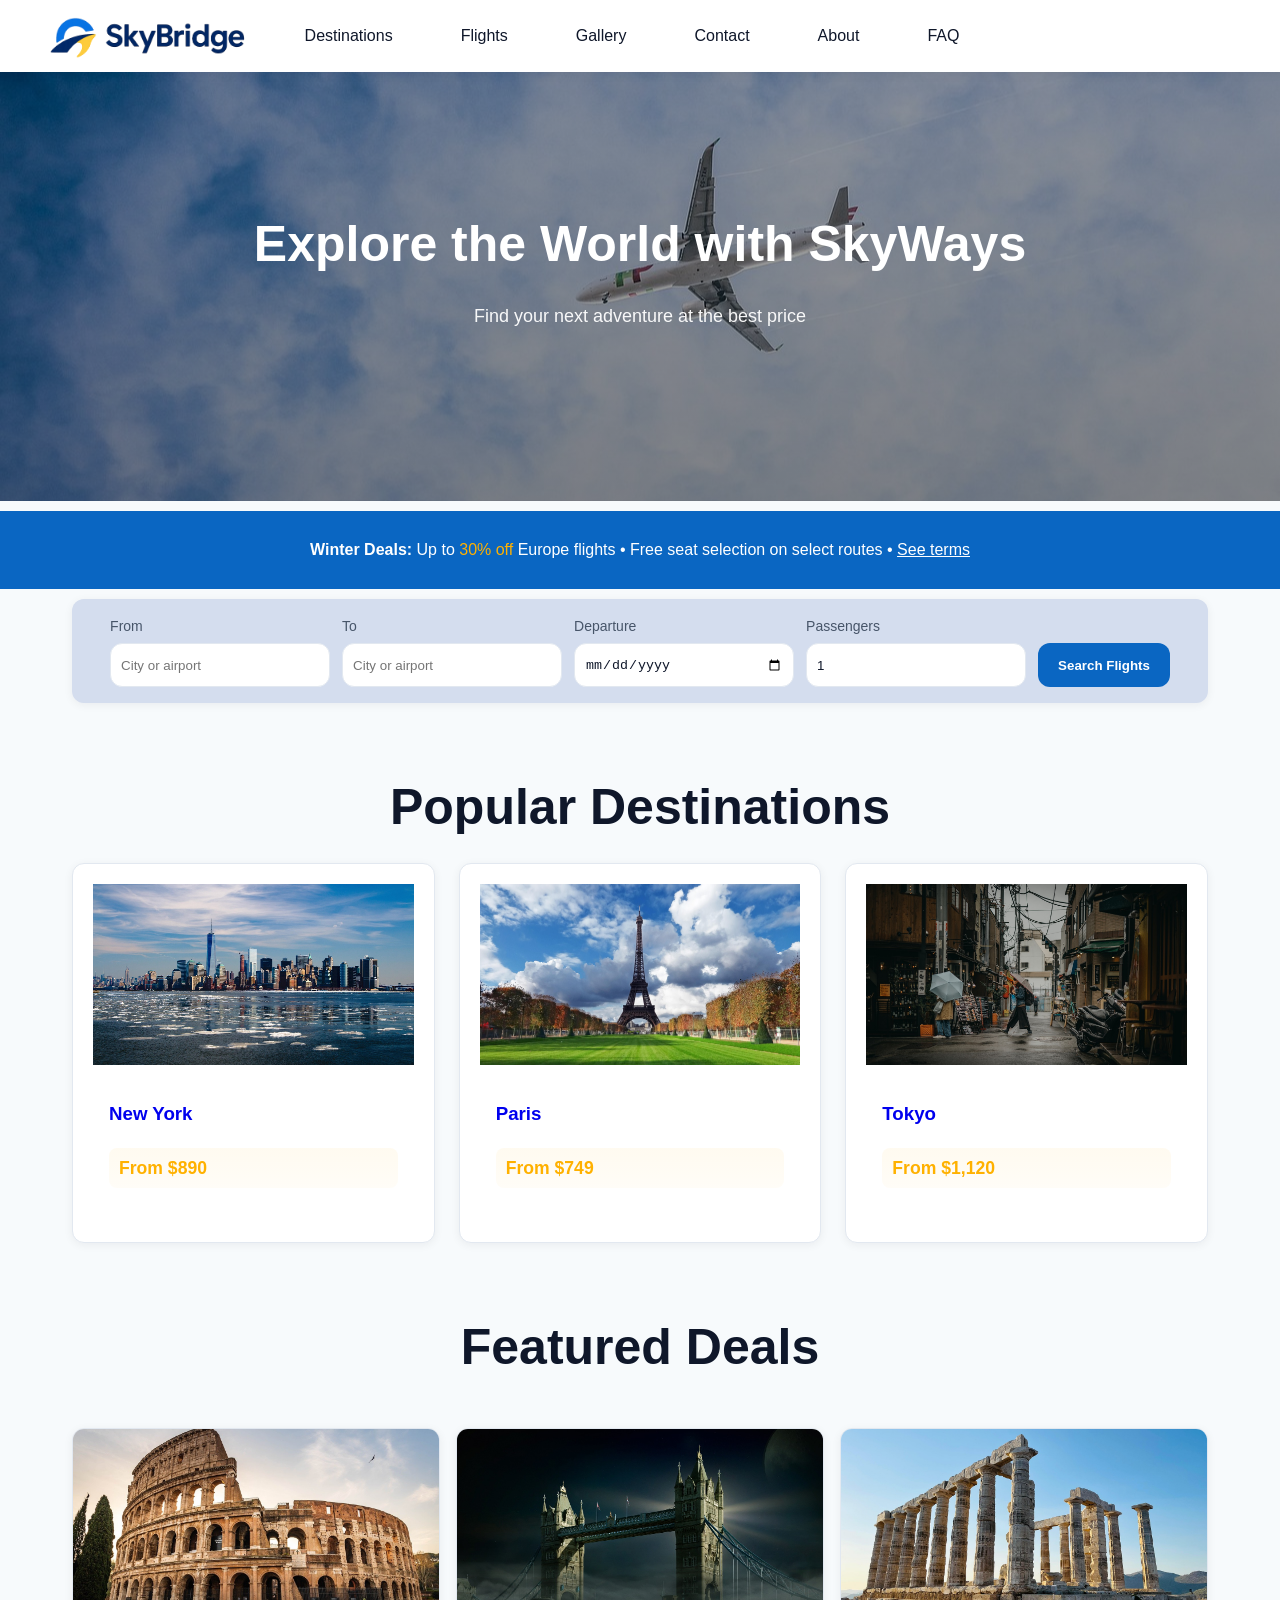
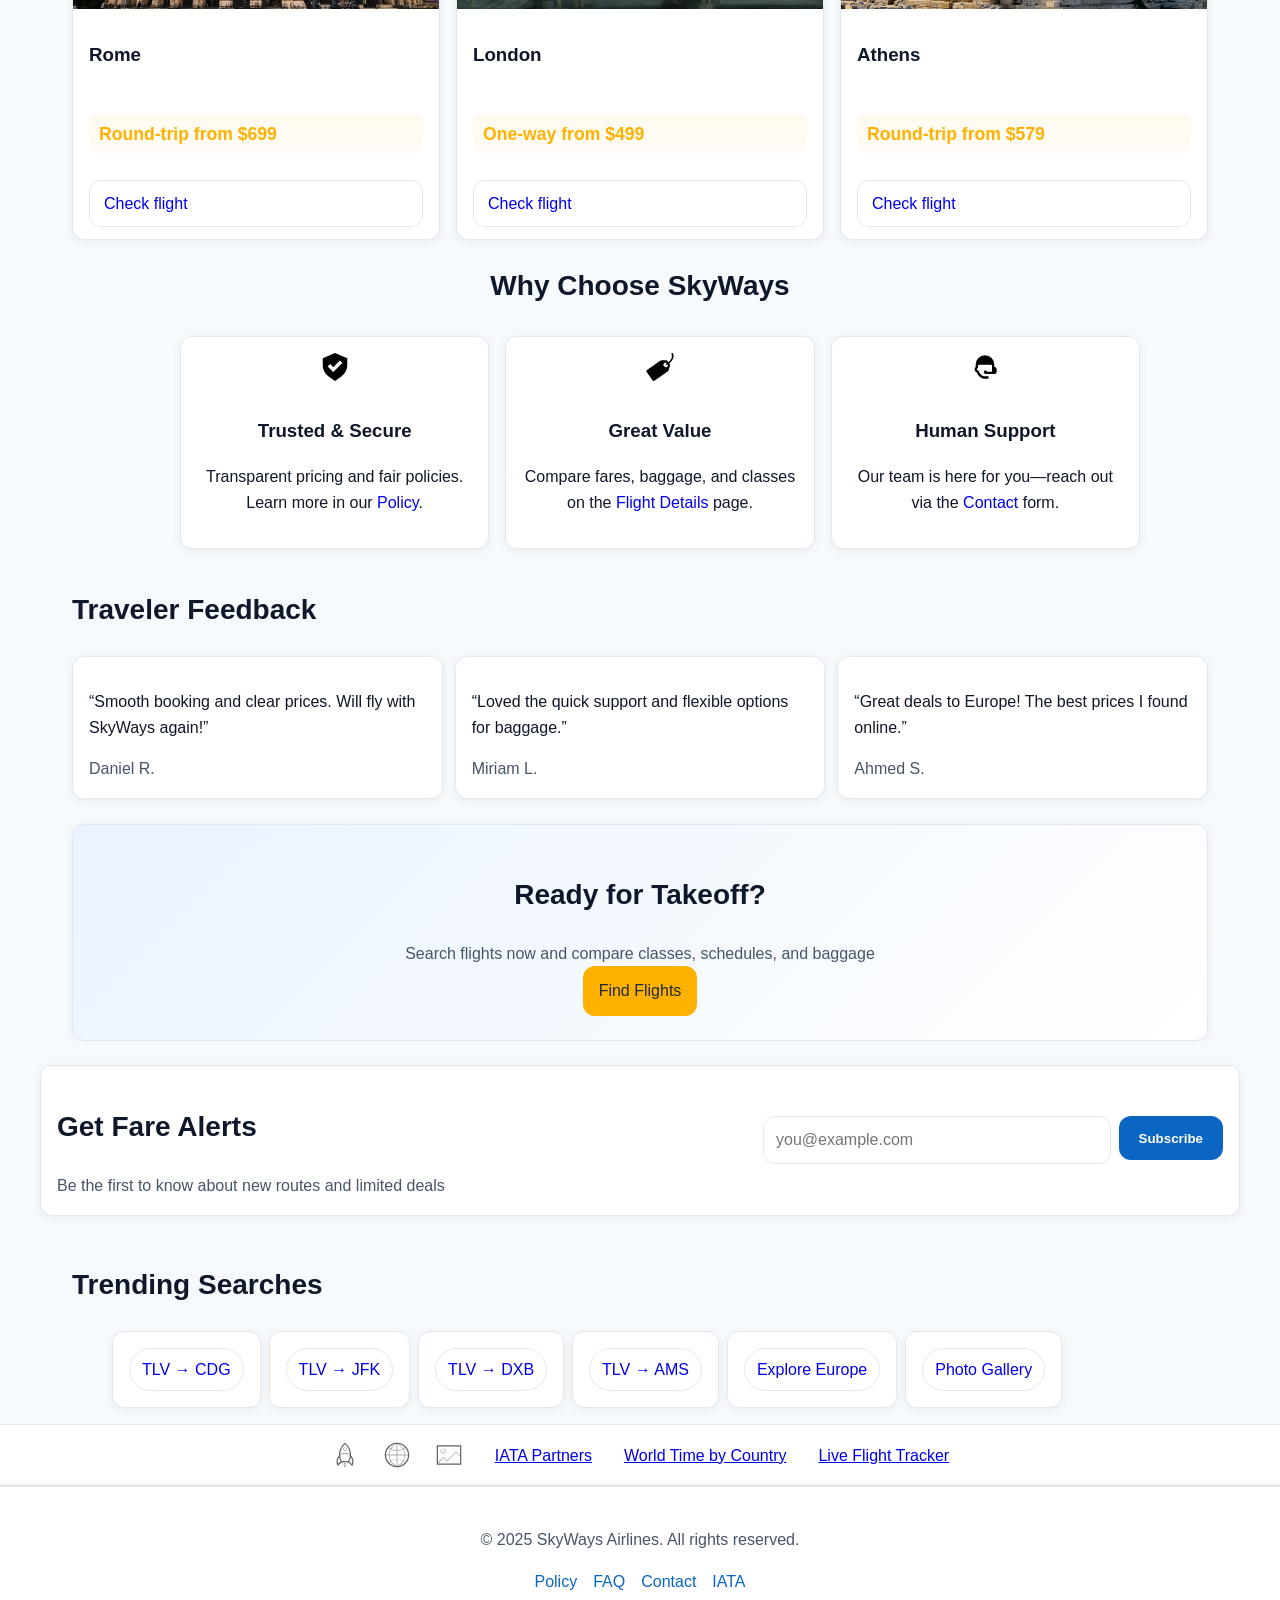
<file: index.html>
<!DOCTYPE html>
<html lang="en">

<head>
    <meta charset="UTF-8" />
    <meta name="viewport" content="width=device-width, initial-scale=1" />
    <title>SkyWays - Fly Anywhere</title>

    <link rel="stylesheet" href="css/base.css" />
    <link rel="stylesheet" href="css/layout.css" />
    <link rel="stylesheet" href="css/components.css" />
    <link rel="stylesheet" href="css/pages.css" />
</head>

<body>
    <header>
        <!-- navbar -->
        <nav class="navbar" aria-label="Primary">
            <a class="logo" href="index.html">
                <picture>
                    <source srcset="assets/icons/logo-stacked.png" media="(max-width: 768px)">
                    <img src="assets/icons/logo-horizontal.png" alt="SkyWays logo" />
                </picture>
            </a>
            
            <!-- CSS-only hamburger toggle -->
            <input type="checkbox" id="nav-toggle" class="nav-toggle" />
            <label for="nav-toggle" class="nav-toggle-label">
                <span></span>
            </label>
            
            <ul class="nav-links">
                <li><a href="destinations.html">Destinations</a></li>
                <li><a href="flight.html">Flights</a></li>
                <li><a href="gallery.html">Gallery</a></li>
                <li><a href="contact.html">Contact</a></li>
                <li><a href="about.html">About</a></li>
                <li><a href="faq.html">FAQ</a></li>
            </ul>
        </nav>
    </header>

    <main>
        <br><br>
        <!-- head of page -->
        <section class="hero">
            <div class="hero__content container">
                <h1>Explore the World with SkyWays</h1>
                <p>Find your next adventure at the best price</p>
            </div>
        </section>

        <!-- promo strip / deals banner -->
        <section class="promo-strip" aria-label="Limited-time promotions">
            <div class="container promo-strip__inner">
                <p><strong>Winter Deals:</strong> Up to <span class="accent">30% off</span> Europe flights • Free seat
                    selection on select routes • <a href="policy.html#pricing" class="link">See terms</a></p>
            </div>
        </section>

        <!-- search form -->
        <section class="search container" aria-labelledby="search-title">
            <h2 id="search-title" class="visually-hidden">Search flights</h2>

            <form class="search-form" method="get" action="flight.html">
                <label>
                    From
                    <input type="text" name="from" placeholder="City or airport" required />
                </label>

                <label>
                    To
                    <input type="text" name="to" placeholder="City or airport" required />
                </label>

                <label>
                    Departure
                    <input type="date" name="date" required />
                </label>

                <label>
                    Passengers
                    <input type="number" name="passengers" min="1" value="1" required />
                </label>

                <button type="submit" class="btn-primary">Search Flights</button>
            </form>
        </section>

        <!-- popular destinations -->
        <section class="highlights container" aria-labelledby="popular-title">
            <h2 class="popular-title">Popular Destinations</h2>

            <div class="cards">
                <article class="card">
                    <a href="flight.html?to=New York">
                        <img src="assets/images/nyc.jpg" alt="New York skyline at dusk" />
                        <div class="card__body">
                            <h3>New York</h3>
                            <p class="price">From $890</p>
                        </div>
                    </a>
                </article>

                <article class="card">
                    <a href="flight.html?to=Paris">
                        <img src="assets/images/paris.jpg" alt="Eiffel Tower in Paris at sunset" />
                        <div class="card__body">
                            <h3>Paris</h3>
                            <p class="price">From $749</p>
                        </div>
                    </a>
                </article>

                <article class="card">
                    <a href="flight.html?to=Tokyo">
                        <img src="assets/images/tokyo.jpg" alt="Tokyo cityscape with Mount Fuji in the background" />
                        <div class="card__body">
                            <h3>Tokyo</h3>
                            <p class="price">From $1,120</p>
                        </div>
                    </a>
                </article>
            </div>
        </section>

        <!-- featured deals grid -->
        <section class="deals container" aria-labelledby="deals-title">
            <h2 class="popular-title">Featured Deals</h2>
            <div class="grid grid-3 deals__grid">
                <article class="deal-card">
                    <img src="assets/images/rome.jpg" alt="Ancient Colosseum in Rome under blue sky" />
                    <div class="deal-card__body">
                        <h3>Rome</h3>
                        <p class="price">Round-trip from $699</p>
                        <a class="btn-secondary" href="flight.html?from=TLV&to=FCO&date=2025-12-20&passengers=1">Check
                            flight</a>
                    </div>
                </article>
                <article class="deal-card">
                    <img src="assets/images/london.jpg" alt="London skyline with the London Eye" />
                    <div class="deal-card__body">
                        <h3>London</h3>
                        <p class="price">One-way from $499</p>
                        <a class="btn-secondary" href="flight.html?from=TLV&to=LHR&date=2025-12-18&passengers=1">Check
                            flight</a>
                    </div>
                </article>
                <article class="deal-card">
                    <img src="assets/images/athens.jpg" alt="Acropolis in Athens at golden hour" />
                    <div class="deal-card__body">
                        <h3>Athens</h3>
                        <p class="price">Round-trip from $579</p>
                        <a class="btn-secondary" href="flight.html?from=TLV&to=ATH&date=2025-12-22&passengers=1">Check
                            flight</a>
                    </div>
                </article>
            </div>
        </section>

        <!-- why choose us -->
        <section class="features container" aria-labelledby="why-title">
            <h2 id="why-title">Why Choose SkyWays</h2>
            <ul class="feature-list" role="list">
                <li class="feature">
                    <img src="assets/icons/shield.svg" alt="" aria-hidden="true" class="feature__icon" />
                    <h3>Trusted &amp; Secure</h3>
                    <p>Transparent pricing and fair policies. Learn more in our <a href="policy.html">Policy</a>.</p>
                </li>
                <li class="feature">
                    <img src="assets/icons/tag.svg" alt="" aria-hidden="true" class="feature__icon" />
                    <h3>Great Value</h3>
                    <p>Compare fares, baggage, and classes on the <a href="flight.html">Flight Details</a> page.</p>
                </li>
                <li class="feature">
                    <img src="assets/icons/support.svg" alt="" aria-hidden="true" class="feature__icon" />
                    <h3>Human Support</h3>
                    <p>Our team is here for you—reach out via the <a href="contact.html">Contact</a> form.</p>
                </li>
            </ul>
        </section>

        <!-- testimonial / trust snippet -->
        <section class="trust container" aria-labelledby="trust-title">
            <h2 id="trust-title">Traveler Feedback</h2>
            <div class="cards cards--tight">
                <article class="quote-card" aria-label="Customer review">
                    <p>“Smooth booking and clear prices. Will fly with SkyWays again!”</p>
                    <p class="muted"> Daniel R.</p>
                </article>
                <article class="quote-card" aria-label="Customer review">
                    <p>“Loved the quick support and flexible options for baggage.”</p>
                    <p class="muted"> Miriam L.</p>
                </article>
                <article class="quote-card" aria-label="Customer review">
                    <p>“Great deals to Europe! The best prices I found online.”</p>
                    <p class="muted"> Ahmed S.</p>
            </div>
        </section>
        <br>
        <!-- subtle CTA -->
        <section class="cta container" aria-label="Book your next trip">
            <div class="cta__box">
                <h2>Ready for Takeoff?</h2>
                <p class="muted">Search flights now and compare classes, schedules, and baggage</p>
                <a class="btn-accent" href="flight.html">Find Flights</a>
            </div>
        </section>

        <!-- newsletter signup (non-functional placeholder; submits to thank-you) -->
        <section class="newsletter" aria-labelledby="news-title">
            <div class="container newsletter__box">
                <div class="newsletter__copy">
                    <h2 id="news-title">Get Fare Alerts</h2>
                    <p class="muted">Be the first to know about new routes and limited deals</p>
                </div>
                <form class="newsletter__form" action="thank-you.html" method="get">
                    <label class="visually-hidden" for="email">Email</label>
                    <input id="email" name="email" type="email" placeholder="you@example.com" required />
                    <button type="submit" class="btn-primary">Subscribe</button>
                </form>
            </div>
        </section>

        <!-- trending searches (internal links) -->
        <section class="trending container" aria-labelledby="trending-title">
            <h2 id="trending-title">Trending Searches</h2>
            <nav aria-label="Trending flight searches">
                <ul class="chip-list">
                    <li class="feature"><a class="chip" href="flight.html?from=TLV&to=CDG">TLV → CDG</a></li>
                    <li class="feature"><a class="chip" href="flight.html?from=TLV&to=JFK">TLV → JFK</a></li>
                    <li class="feature"><a class="chip" href="flight.html?from=TLV&to=DXB">TLV → DXB</a></li>
                    <li class="feature"><a class="chip" href="flight.html?from=TLV&to=AMS">TLV → AMS</a></li>
                    <li class="feature"><a class="chip" href="destinations.html#europe">Explore Europe</a></li>
                    <li class="feature"><a class="chip" href="gallery.html">Photo Gallery</a></li>
                </ul>
            </nav>
        </section>

        <!-- partner logos (external link included) -->
        <section class="partners" aria-label="Airline partners">
            <div class="container partner-row">
                <img src="assets/icons/partner1.svg" alt="Partner Airline One logo" />
                <img src="assets/icons/partner2.svg" alt="Partner Airline Two logo" />
                <img src="assets/icons/partner3.svg" alt="Partner Airline Three logo" />
                <a class="partner-cta" href="https://www.iata.org/" target="_blank" rel="noopener">IATA Partners</a>
                <a class="partner-cta" href="https://www.timeanddate.com/worldclock/" target="_blank" rel="noopener">
                    World Time by Country
                </a>
                <a class="partner-cta" href="https://www.flightradar24.com/" target="_blank" rel="noopener">
                    Live Flight Tracker
                </a>
            </div>
        </section>

    </main>

    <footer class="footer">
        <div class="container">
            <p>&copy; 2025 SkyWays Airlines. All rights reserved.</p>

            <ul class="footer-links">
                <li><a href="policy.html">Policy</a></li>
                <li><a href="faq.html">FAQ</a></li>
                <li><a href="contact.html">Contact</a></li>
                <li><a href="https://www.iata.org/" target="_blank" rel="noopener">IATA</a></li>
            </ul>
        </div>
    </footer>
</body>

</html>
</file>
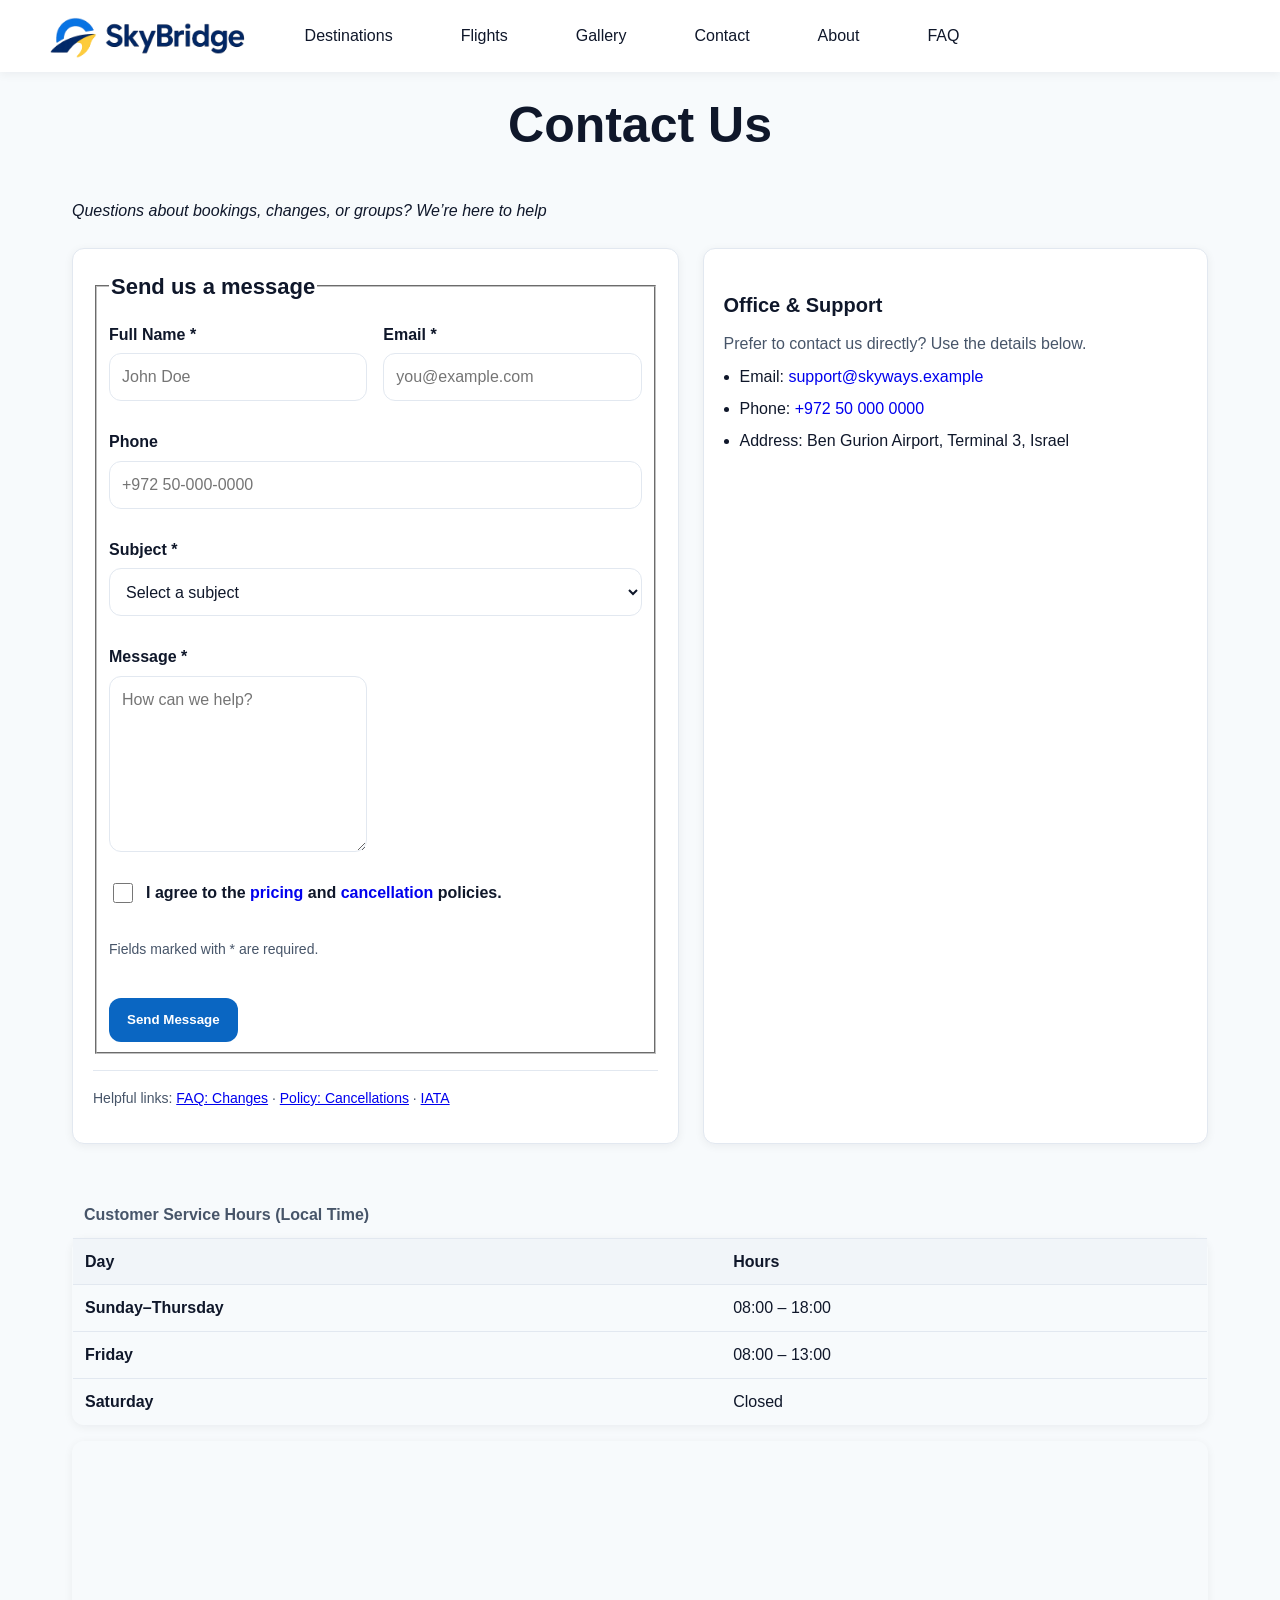
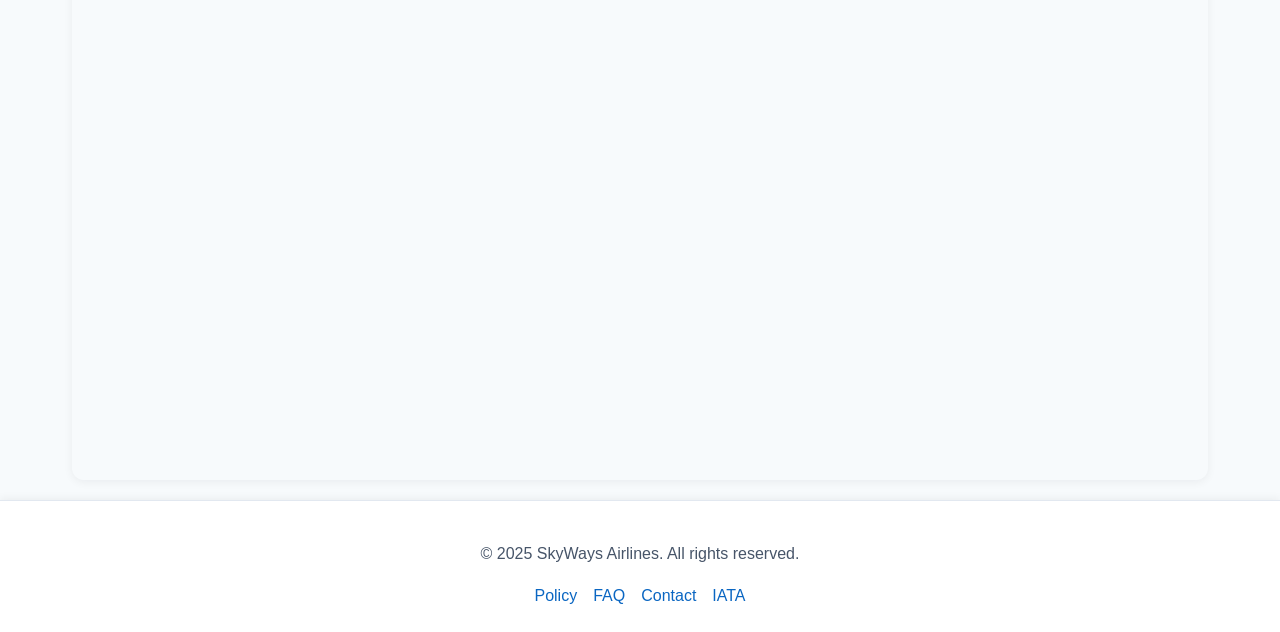
<file: contact.html>
<!DOCTYPE html>
<html lang="en">

<head>
    <meta charset="UTF-8" />
    <meta name="viewport" content="width=device-width,initial-scale=1" />
    <title>Contact Us | SkyWays</title>
    <link rel="stylesheet" href="css/base.css">
    <link rel="stylesheet" href="css/layout.css">
    <link rel="stylesheet" href="css/components.css">
    <link rel="stylesheet" href="css/pages.css">
</head>

<body>
    <header>
        <!-- navbar -->
        <nav class="navbar" aria-label="Primary">
            <a class="logo" href="index.html">
                <picture>
                    <source srcset="assets/icons/logo-stacked.png" media="(max-width: 768px)">
                    <img src="assets/icons/logo-horizontal.png" alt="SkyWays logo" />
                </picture>
            </a>

            <!-- CSS-only hamburger toggle -->
            <input type="checkbox" id="nav-toggle" class="nav-toggle" />
            <label for="nav-toggle" class="nav-toggle-label">
                <span></span>
            </label>

            <ul class="nav-links">
                <li><a href="destinations.html">Destinations</a></li>
                <li><a href="flight.html">Flights</a></li>
                <li><a href="gallery.html">Gallery</a></li>
                <li><a href="contact.html">Contact</a></li>
                <li><a href="about.html">About</a></li>
                <li><a href="faq.html">FAQ</a></li>
            </ul>
        </nav>
    </header>

    <main id="main-content" class="container">
        <br><br>
        <h1>Contact Us</h1>
        <p class="lead italic">Questions about bookings, changes, or groups? We’re here to help</p>

        <section class="contact-grid" aria-labelledby="contact-heading">
            <h2 id="contact-heading" class="sr-only">Contact form and office information</h2>

            <article class="card form-card">
                <form action="thank-you.html" method="get">
                    <fieldset>
                        <legend class="h3">Send us a message</legend>

                        <div class="form-row">
                            <label for="fullName">Full Name<span aria-hidden="true"> *</span></label>
                            <input id="fullName" name="fullName" type="text" required placeholder="John Doe"
                                autocomplete="name" />
                        </div>

                        <div class="form-row">
                            <label for="email">Email<span aria-hidden="true"> *</span></label>
                            <input id="email" name="email" type="email" required inputmode="email"
                                placeholder="you@example.com" autocomplete="email" />
                        </div>

                        <div class="form-row">
                            <label for="phone">Phone</label>
                            <input id="phone" name="phone" type="tel" inputmode="tel" pattern="^[0-9+\-\s()]{7,}$"
                                title="Please enter a valid phone number" placeholder="+972 50-000-0000"
                                autocomplete="tel" />
                        </div>

                        <div class="form-row">
                            <label for="subject">Subject<span aria-hidden="true"> *</span></label>
                            <select id="subject" name="subject" required>
                                <option value="" disabled selected>Select a subject</option>
                                <option>Booking Question</option>
                                <option>Change / Cancellation</option>
                                <option>Group Travel</option>
                                <option>Baggage & Seats</option>
                                <option>Other</option>
                            </select>
                        </div>

                        <div class="form-row">
                            <label for="message">Message<span aria-hidden="true"> *</span></label>
                            <textarea id="message" name="message" required rows="6"
                                placeholder="How can we help?"></textarea>
                        </div>

                        <div class="form-row checkbox-row">
                            <input id="agree" name="agree" type="checkbox" required />
                            <label for="agree">I agree to the <a href="policy.html#pricing">pricing</a> and <a
                                    href="policy.html#cancellations">cancellation</a> policies.</label>
                        </div>

                        <p id="form-help" class="help-text">Fields marked with * are required.</p>

                        <div class="form-actions">
                            <button class="btn btn-primary" type="submit">Send Message</button>
                        </div>
                    </fieldset>
                </form>
                <hr class="sep" aria-hidden="true" />
                <p class="small">
                    Helpful links:
                    <a href="faq.html#changes">FAQ: Changes</a> ·
                    <a href="policy.html#cancellations">Policy: Cancellations</a> ·
                    <a href="https://www.iata.org/" target="_blank" rel="noopener">IATA</a>
                </p>
            </article>

            <aside class="card info-card">
                <h3>Office & Support</h3>
                <p class="muted">Prefer to contact us directly? Use the details below.</p>

                <ul class="contact-list">
                    <li>Email: <a href="mailto:support@skyways.example">support@skyways.example</a></li>
                    <li>Phone: <a href="tel:+972500000000">+972 50 000 0000</a></li>
                    <li>Address: Ben Gurion Airport, Terminal 3, Israel</li>
                </ul>
            </aside>
        </section>


        <table class="hours-table">
            <caption>Customer Service Hours (Local Time)</caption>
            <thead>
                <tr>
                    <th scope="col">Day</th>
                    <th scope="col">Hours</th>
                </tr>
            </thead>
            <tbody>
                <tr>
                    <th scope="row">Sunday–Thursday</th>
                    <td>08:00 – 18:00</td>
                </tr>
                <tr>
                    <th scope="row">Friday</th>
                    <td>08:00 – 13:00</td>
                </tr>
                <tr>
                    <th scope="row">Saturday</th>
                    <td>Closed</td>
                </tr>
            </tbody>
        </table>

        <div class="map-wrap" aria-label="Office location map">
            <iframe title="SkyWays Office Location"
                src="https://www.google.com/maps?q=Ben+Gurion+Airport,+Israel&output=embed" loading="lazy"
                referrerpolicy="no-referrer-when-downgrade" allowfullscreen>
            </iframe>
        </div>
    </main>

    <footer class="footer">
        <div class="container">
            <p>&copy; 2025 SkyWays Airlines. All rights reserved.</p>

            <ul class="footer-links">
                <li><a href="policy.html">Policy</a></li>
                <li><a href="faq.html">FAQ</a></li>
                <li><a href="contact.html">Contact</a></li>
                <li><a href="https://www.iata.org/" target="_blank" rel="noopener">IATA</a></li>
            </ul>
        </div>
    </footer>
</body>

</html>
</file>
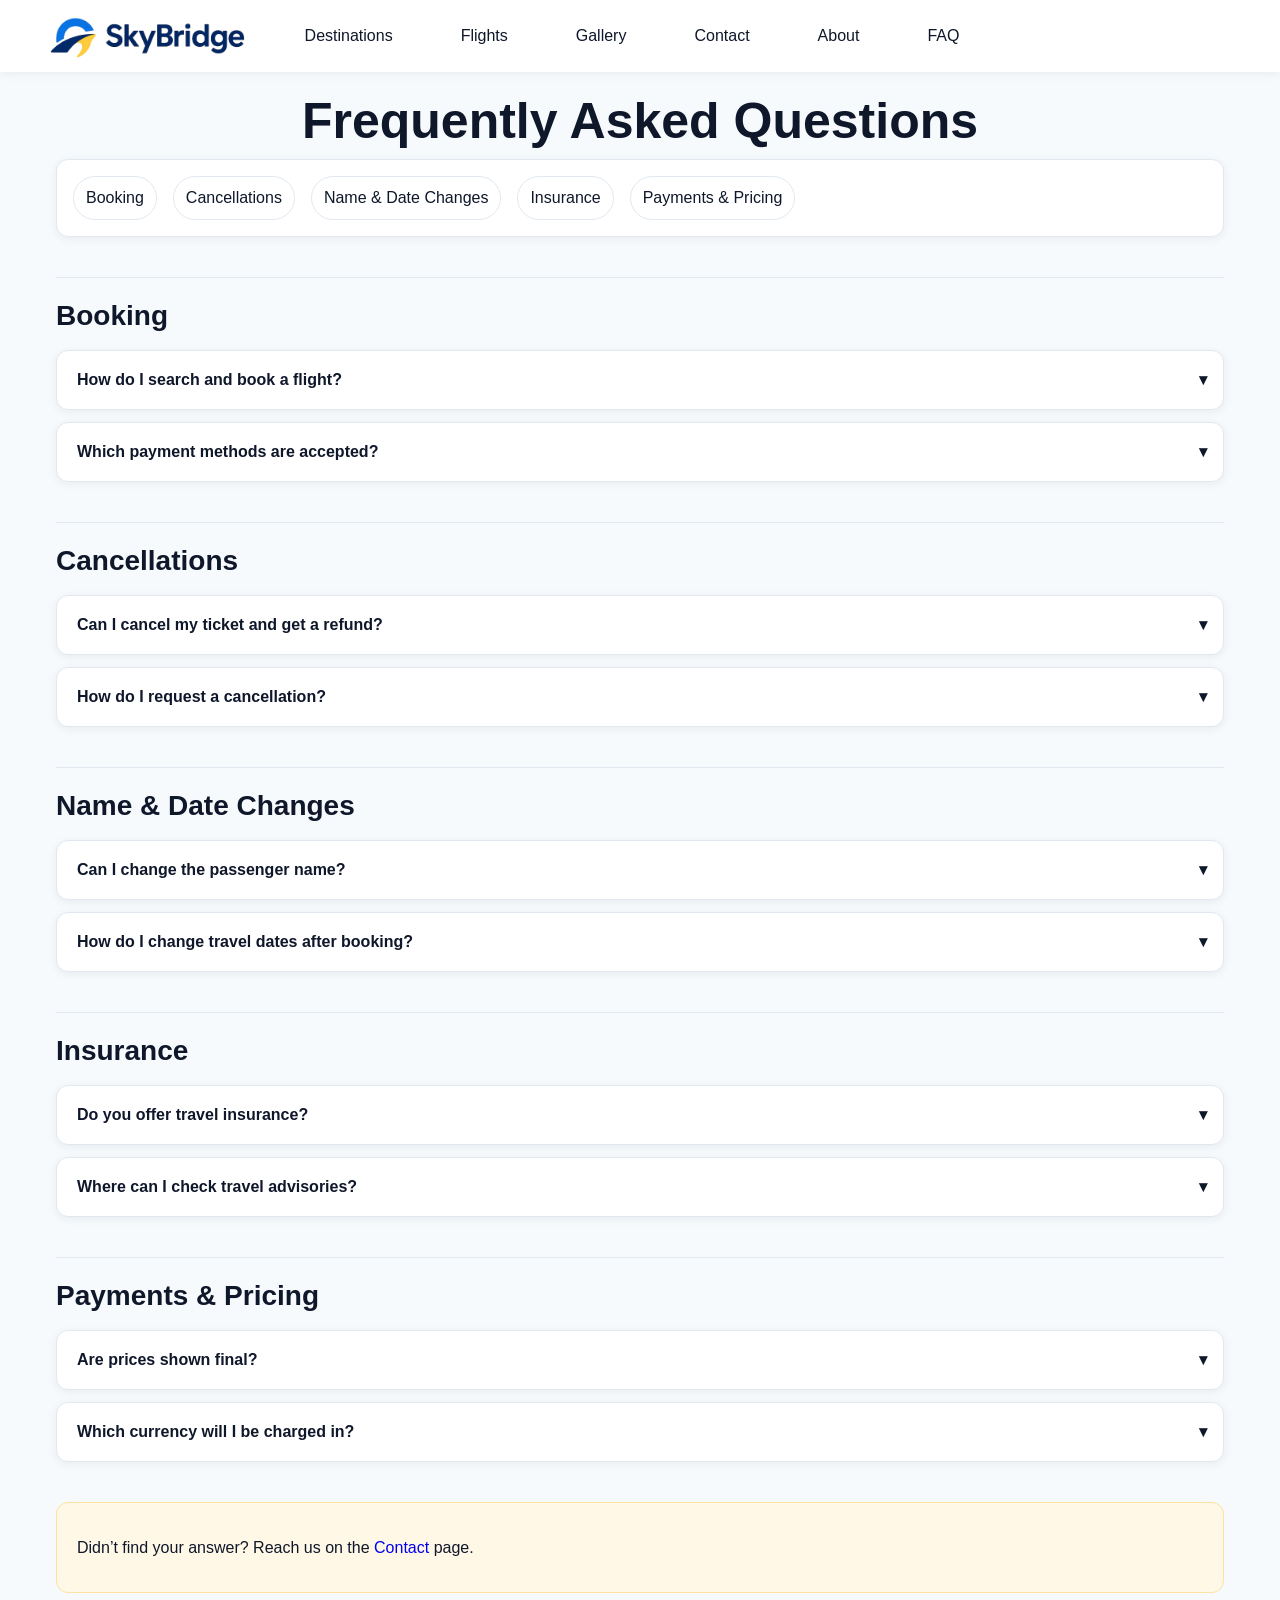
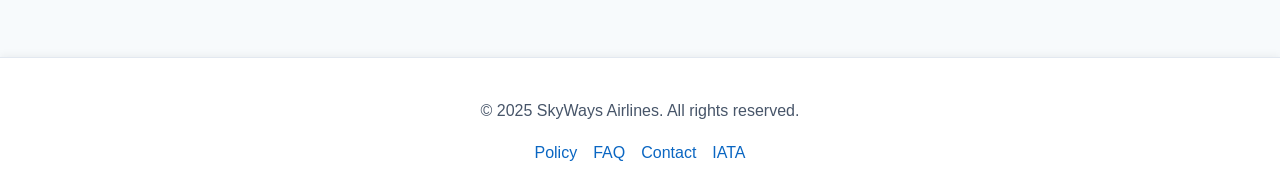
<file: faq.html>
<!DOCTYPE html>
<html lang="en">

<head>
    <meta charset="utf-8" />
    <meta name="viewport" content="width=device-width, initial-scale=1" />
    <title>FAQ – Flight Booking</title>
    <meta name="description"
        content="Frequently asked questions about bookings, cancellations, changes, insurance, and pricing." />

    <!-- קבצי ה-CSS הגלובליים (כבר קיימים בפרויקט שלך) -->
    <link rel="stylesheet" href="css/base.css" />
    <link rel="stylesheet" href="css/layout.css" />
    <link rel="stylesheet" href="css/components.css" />
    <link rel="stylesheet" href="css/pages.css" />
</head>

<body>
    <header>
        <!-- navbar -->
        <nav class="navbar" aria-label="Primary">
            <a class="logo" href="index.html">
                <picture>
                    <source srcset="assets/icons/logo-stacked.png" media="(max-width: 768px)">
                    <img src="assets/icons/logo-horizontal.png" alt="SkyWays logo" />
                </picture>
            </a>

            <!-- CSS-only hamburger toggle -->
            <input type="checkbox" id="nav-toggle" class="nav-toggle" />
            <label for="nav-toggle" class="nav-toggle-label">
                <span></span>
            </label>

            <ul class="nav-links">
                <li><a href="destinations.html">Destinations</a></li>
                <li><a href="flight.html">Flights</a></li>
                <li><a href="gallery.html">Gallery</a></li>
                <li><a href="contact.html">Contact</a></li>
                <li><a href="about.html">About</a></li>
                <li><a href="faq.html">FAQ</a></li>
            </ul>
        </nav>
    </header>

    <main id="content" class="container faq-container" role="main">
        <br>
        <h1 class="page-title">Frequently Asked Questions</h1>

        <nav class="faq-toc" aria-label="FAQ sections">
            <h2 class="visually-hidden">On this page</h2>
            <ul class="toc-list">
                <li><a href="#booking">Booking</a></li>
                <li><a href="#cancellations">Cancellations</a></li>
                <li><a href="#changes">Name & Date Changes</a></li>
                <li><a href="#insurance">Insurance</a></li>
                <li><a href="#pricing">Payments & Pricing</a></li>
            </ul>
        </nav>

        <section id="booking" aria-labelledby="booking-title" class="faq-section">
            <h2 id="booking-title">Booking</h2>
            <details class="faq-item" id="q-book-1">
                <summary><span>How do I search and book a flight?</span></summary>
                <div class="faq-content">
                    <p>
                        Use the search form on the <a href="index.html">Home</a> page to select dates, origin, and
                        destination.
                        Then review fare options and continue to the <a href="flight.html">Flight Details</a> page to
                        complete your booking.
                    </p>
                    <p class="faq-links">
                        <a href="#content">Back to top ↑</a> ·
                        <a href="policy.html#pricing">See Pricing Policy</a>
                    </p>
                </div>
            </details>

            <details class="faq-item" id="q-book-2">
                <summary><span>Which payment methods are accepted?</span></summary>
                <div class="faq-content">
                    <p>
                        We accept major credit and debit cards. Additional fees and currency conversion, if any, are
                        described in the
                        <a href="policy.html#pricing">Pricing & Fees Policy</a>.
                    </p>
                    <p class="faq-links">
                        <a href="#content">Back to top ↑</a>
                    </p>
                </div>
            </details>
        </section>

        <section id="cancellations" aria-labelledby="cancellations-title" class="faq-section">
            <h2 id="cancellations-title">Cancellations</h2>
            <details class="faq-item" id="q-cancel-1">
                <summary><span>Can I cancel my ticket and get a refund?</span></summary>
                <div class="faq-content">
                    <p>
                        It depends on your fare rules. Promotional fares are often non-refundable, while flexible fares
                        may allow cancellations with a fee.
                        See the <a href="policy.html#cancellations">Cancellations Policy</a>.
                    </p>
                    <p class="faq-links">
                        <a href="#content">Back to top ↑</a> ·
                        <a href="policy.html#cancellations">Read full policy</a>
                    </p>
                </div>
            </details>

            <details class="faq-item" id="q-cancel-2">
                <summary><span>How do I request a cancellation?</span></summary>
                <div class="faq-content">
                    <p>
                        Submit a request via the <a href="contact.html">Contact</a> page and choose “Cancellation” in
                        the subject.
                        Include your full name and itinerary number.
                    </p>
                    <p class="faq-links">
                        <a href="#content">Back to top ↑</a>
                    </p>
                </div>
            </details>

        </section>

        <section id="changes" aria-labelledby="changes-title" class="faq-section">
            <h2 id="changes-title">Name & Date Changes</h2>
            <details class="faq-item" id="q-change-1">
                <summary><span>Can I change the passenger name?</span></summary>
                <div class="faq-content">
                    <p>
                        Some airlines allow minor name corrections; full name changes are usually treated as
                        cancel-and-rebook.
                        Check the <a href="policy.html#changes">Changes Policy</a> and your airline rules.
                    </p>
                    <p class="faq-links">
                        <a href="#content">Back to top ↑</a> ·
                        <a href="policy.html#changes">Read full policy</a>
                    </p>
                </div>
            </details>

            <details class="faq-item" id="q-change-2">
                <summary><span>How do I change travel dates after booking?</span></summary>
                <div class="faq-content">
                    <p>
                        Open your booking on the <a href="flight.html">Flight Details</a> page and review change
                        options.
                        Date changes may incur fare differences and service fees depending on fare class.
                    </p>
                    <p class="faq-links">
                        <a href="#content">Back to top ↑</a>
                    </p>
                </div>
            </details>

        </section>

        <section id="insurance" aria-labelledby="insurance-title" class="faq-section">
            <h2 id="insurance-title">Insurance</h2>
            <details class="faq-item" id="q-ins-1">
                <summary><span>Do you offer travel insurance?</span></summary>
                <div class="faq-content">
                    <p>
                        We provide links to partner insurers during checkout. Coverage varies by country and plan.
                        Always read the policy wording before purchase.
                    </p>
                    <p class="faq-links">
                        <a href="#content">Back to top ↑</a>
                    </p>
                </div>
            </details>

            <details class="faq-item" id="q-ins-2">
                <summary><span>Where can I check travel advisories?</span></summary>
                <div class="faq-content">
                    <p>
                        Consult official travel advice before booking:
                        <a href="https://www.gov.uk/foreign-travel-advice" target="_blank" rel="noopener">UK Travel
                            Advice</a>,
                        <a href="https://travel.state.gov/content/travel/en/traveladvisories/traveladvisories.html/"
                            target="_blank" rel="noopener">US Travel Advisories</a>.
                    </p>
                    <p class="faq-links">
                        <a href="#content">Back to top ↑</a>
                    </p>
                </div>
            </details>

        </section>

        <section id="pricing" aria-labelledby="pricing-title" class="faq-section">
            <h2 id="pricing-title">Payments & Pricing</h2>
            <details class="faq-item" id="q-price-1">
                <summary><span>Are prices shown final?</span></summary>
                <div class="faq-content">
                    <p>
                        Prices include mandatory taxes and fees. Optional services (extra baggage, seat selection) are
                        added at checkout.
                        See <a href="policy.html#pricing">Pricing Policy</a> for details.
                    </p>
                    <p class="faq-links">
                        <a href="#content">Back to top ↑</a>
                    </p>
                </div>
            </details>

            <details class="faq-item" id="q-price-2">
                <summary><span>Which currency will I be charged in?</span></summary>
                <div class="faq-content">
                    <p>
                        You’re charged in the currency shown at payment. Your bank may apply conversion fees.
                        We use a secure payment processor and do not store card details.
                    </p>
                    <p class="faq-links">
                        <a href="#content">Back to top ↑</a>
                    </p>
                </div>
            </details>

        </section>

        <aside class="faq-cta">
            <p>Didn’t find your answer? Reach us on the <a href="contact.html">Contact</a> page.</p>
        </aside>
    </main>

    <footer class="footer">
        <div class="container">
            <p>&copy; 2025 SkyWays Airlines. All rights reserved.</p>

            <ul class="footer-links">
                <li><a href="policy.html">Policy</a></li>
                <li><a href="faq.html">FAQ</a></li>
                <li><a href="contact.html">Contact</a></li>
                <li><a href="https://www.iata.org/" target="_blank" rel="noopener">IATA</a></li>
            </ul>
        </div>
    </footer>
</body>

</html>
</file>
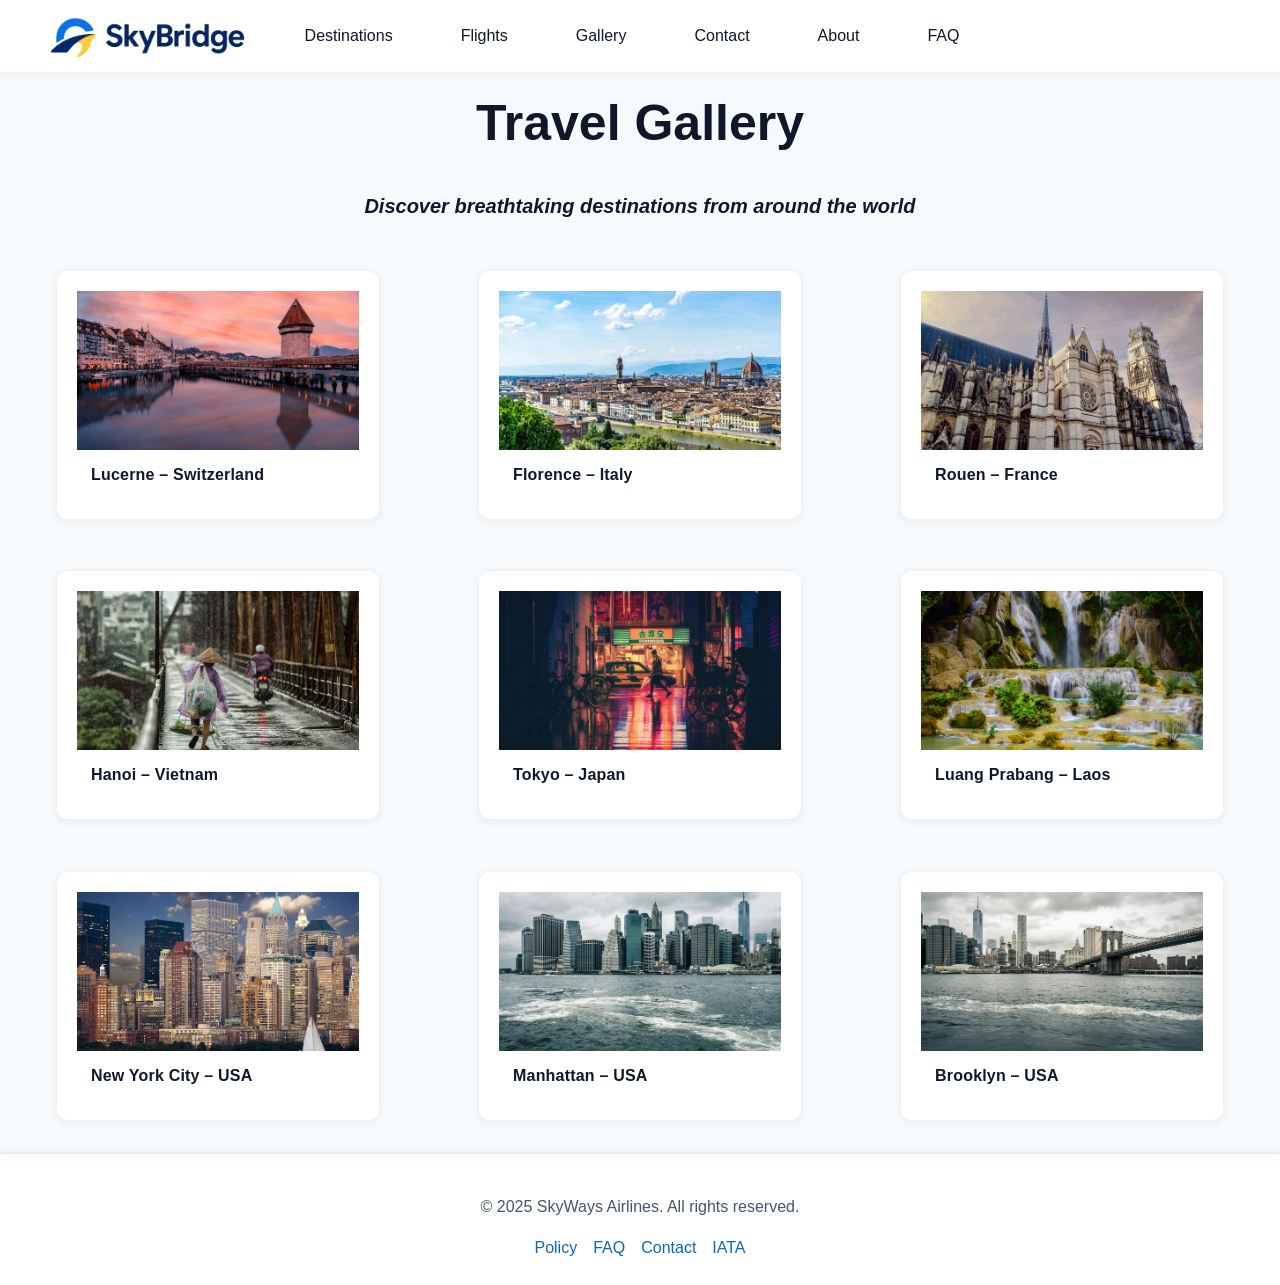
<file: gallery.html>
<!DOCTYPE html>
<html lang="en">

<head>
    <meta charset="UTF-8" />
    <meta name="viewport" content="width=device-width, initial-scale=1.0" />
    <title>Gallery | SkyWings Flights</title>
    <link rel="stylesheet" href="css/base.css" />
    <link rel="stylesheet" href="css/layout.css" />
    <link rel="stylesheet" href="css/components.css" />
    <link rel="stylesheet" href="css/pages.css" />
</head>

<body>
    <header>
        <!-- navbar -->
        <nav class="navbar" aria-label="Primary">
            <a class="logo" href="index.html">
                <picture>
                    <source srcset="assets/icons/logo-stacked.png" media="(max-width: 768px)">
                    <img src="assets/icons/logo-horizontal.png" alt="SkyWays logo" />
                </picture>
            </a>

            <!-- CSS-only hamburger toggle -->
            <input type="checkbox" id="nav-toggle" class="nav-toggle" />
            <label for="nav-toggle" class="nav-toggle-label">
                <span></span>
            </label>

            <ul class="nav-links">
                <li><a href="destinations.html">Destinations</a></li>
                <li><a href="flight.html">Flights</a></li>
                <li><a href="gallery.html">Gallery</a></li>
                <li><a href="contact.html">Contact</a></li>
                <li><a href="about.html">About</a></li>
                <li><a href="faq.html">FAQ</a></li>
            </ul>
        </nav>
    </header>

    <main>
        <br><br>
        <section class="gallery-intro">
            <h2 class="popular-title">Travel Gallery</h2>
            <p class="italic">Discover breathtaking destinations from around the world</p>
        </section>

        <section class="gallery-grid" aria-label="Destination photo gallery">
            <!-- EUROPE -->
            <figure class="card">
                <a href="assets/images/eur1.jpg" target="_blank">
                    <img src="assets/images/eur1.jpg"
                        alt="Lucerne’s Chapel Bridge reflected in the Reuss River at sunset, Switzerland"
                        loading="lazy">
                </a>
                <figcaption>Lucerne – Switzerland</figcaption>
            </figure>

            <figure class="card">
                <a href="assets/images/eur2.jpg" target="_blank">
                    <img src="assets/images/eur2.jpg"
                        alt="Panoramic skyline of Florence with the Duomo and Arno River under bright skies"
                        loading="lazy">
                </a>
                <figcaption>Florence – Italy</figcaption>
            </figure>

            <figure class="card">
                <a href="assets/images/eur3.jpg" target="_blank">
                    <img src="assets/images/eur3.jpg"
                        alt="Gothic cathedral of Rouen illuminated by afternoon light, Normandy, France" loading="lazy">
                </a>
                <figcaption>Rouen – France</figcaption>
            </figure>

            <!-- ASIA -->
            <figure class="card">
                <a href="assets/images/asia1.jpg" target="_blank">
                    <img src="assets/images/asia1.jpg"
                        alt="Locals crossing the Long Bien Bridge in Hanoi during a warm monsoon rain" loading="lazy">
                </a>
                <figcaption>Hanoi – Vietnam</figcaption>
            </figure>

            <figure class="card">
                <a href="assets/images/asia2.jpg" target="_blank">
                    <img src="assets/images/asia2.jpg"
                        alt="Neon-lit alleyway in Tokyo glowing after rainfall with reflections on the wet pavement"
                        loading="lazy">
                </a>
                <figcaption>Tokyo – Japan</figcaption>
            </figure>

            <figure class="card">
                <a href="assets/images/asia3.jpg" target="_blank">
                    <img src="assets/images/asia3.jpg"
                        alt="Kuang Si Waterfalls cascading through lush green jungle near Luang Prabang, Laos"
                        loading="lazy">
                </a>
                <figcaption>Luang Prabang – Laos</figcaption>
            </figure>

            <!-- USA -->
            <figure class="card">
                <a href="assets/images/usa1.jpg" target="_blank">
                    <img src="assets/images/usa1.jpg"
                        alt="Iconic skyline of New York City at dusk with glowing skyscrapers" loading="lazy">
                </a>
                <figcaption>New York City – USA</figcaption>
            </figure>

            <figure class="card">
                <a href="assets/images/usa2.jpg" target="_blank">
                    <img src="assets/images/usa2.jpg"
                        alt="View of Manhattan’s waterfront skyline from a ferry on the Hudson River" loading="lazy">
                </a>
                <figcaption>Manhattan – USA</figcaption>
            </figure>

            <figure class="card">
                <a href="assets/images/usa3.jpg" target="_blank">
                    <img src="assets/images/usa3.jpg"
                        alt="Brooklyn Bridge stretching across the East River beneath a cloudy New York sky"
                        loading="lazy">
                </a>
                <figcaption>Brooklyn – USA</figcaption>
            </figure>
        </section>

    </main>

    <footer class="footer">
        <div class="container">
            <p>&copy; 2025 SkyWays Airlines. All rights reserved.</p>

            <ul class="footer-links">
                <li><a href="policy.html">Policy</a></li>
                <li><a href="faq.html">FAQ</a></li>
                <li><a href="contact.html">Contact</a></li>
                <li><a href="https://www.iata.org/" target="_blank" rel="noopener">IATA</a></li>
            </ul>
        </div>
    </footer>
</body>

</html>
</file>
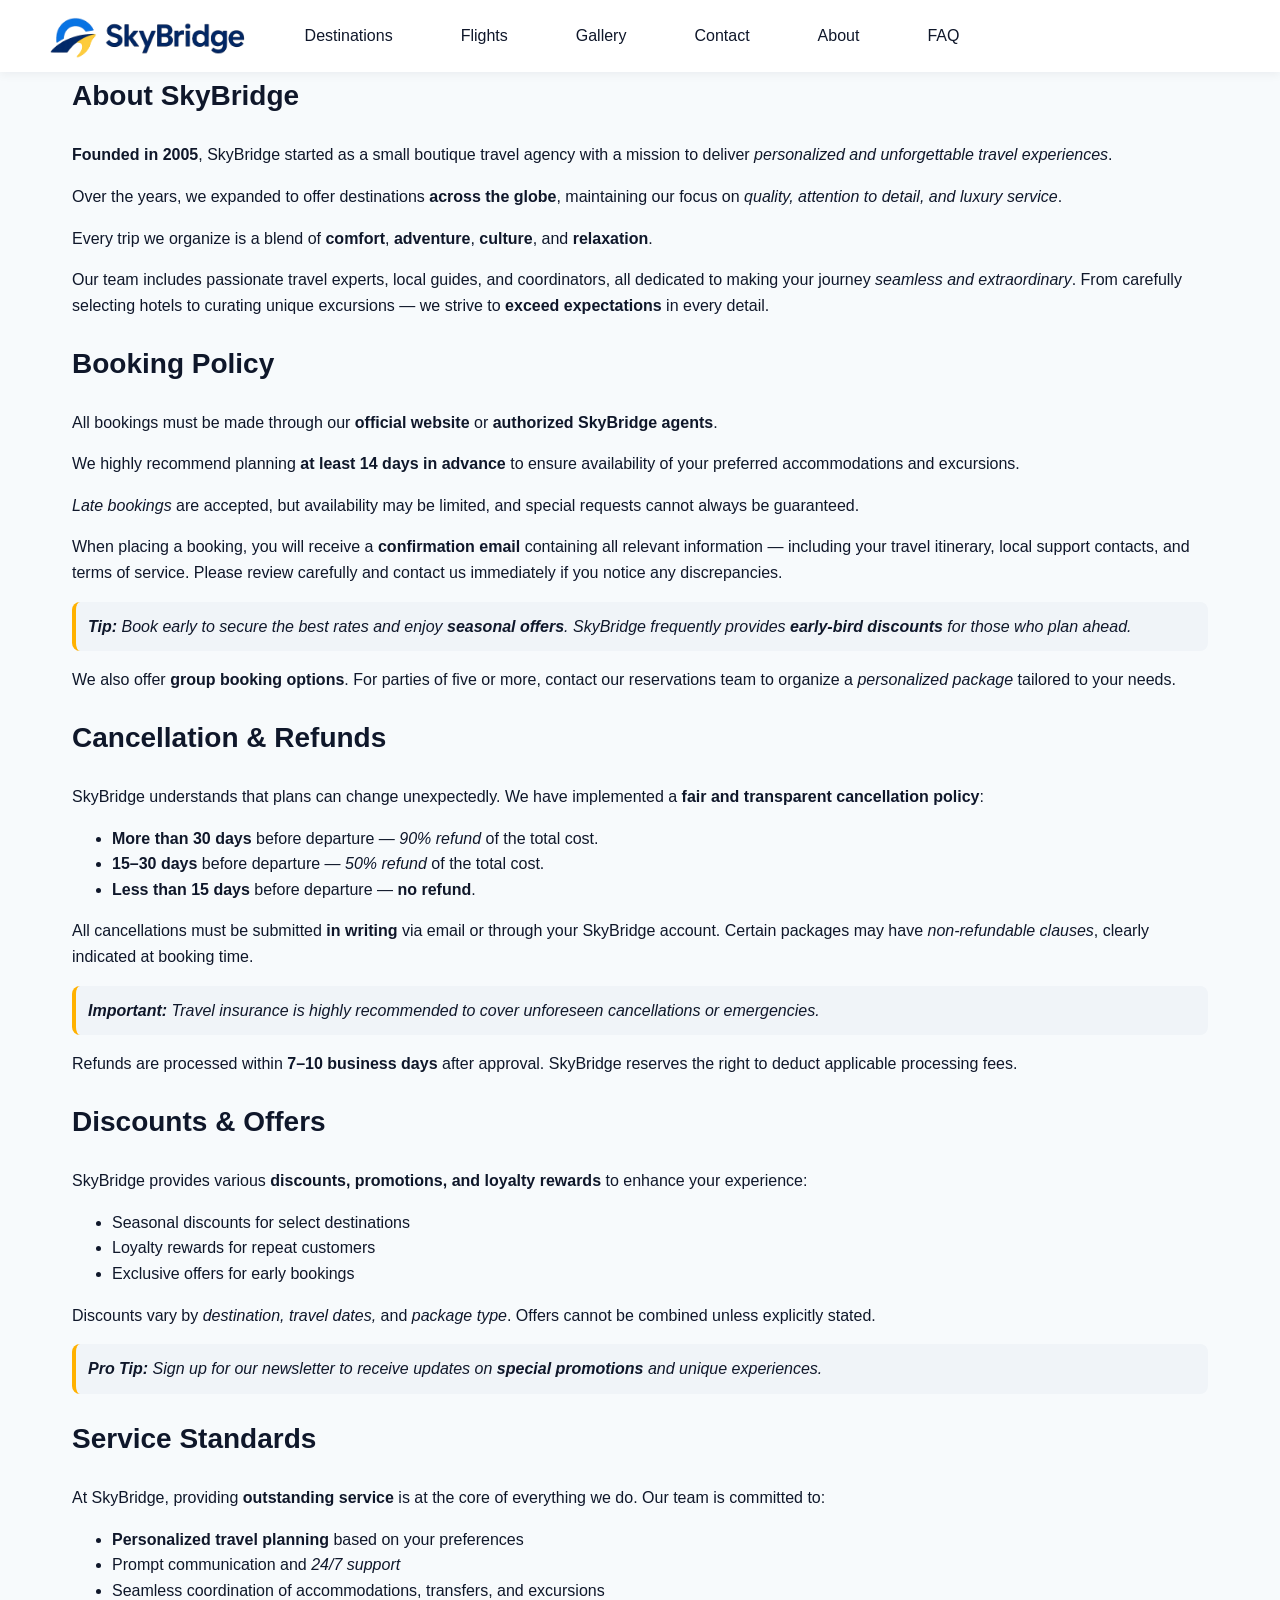
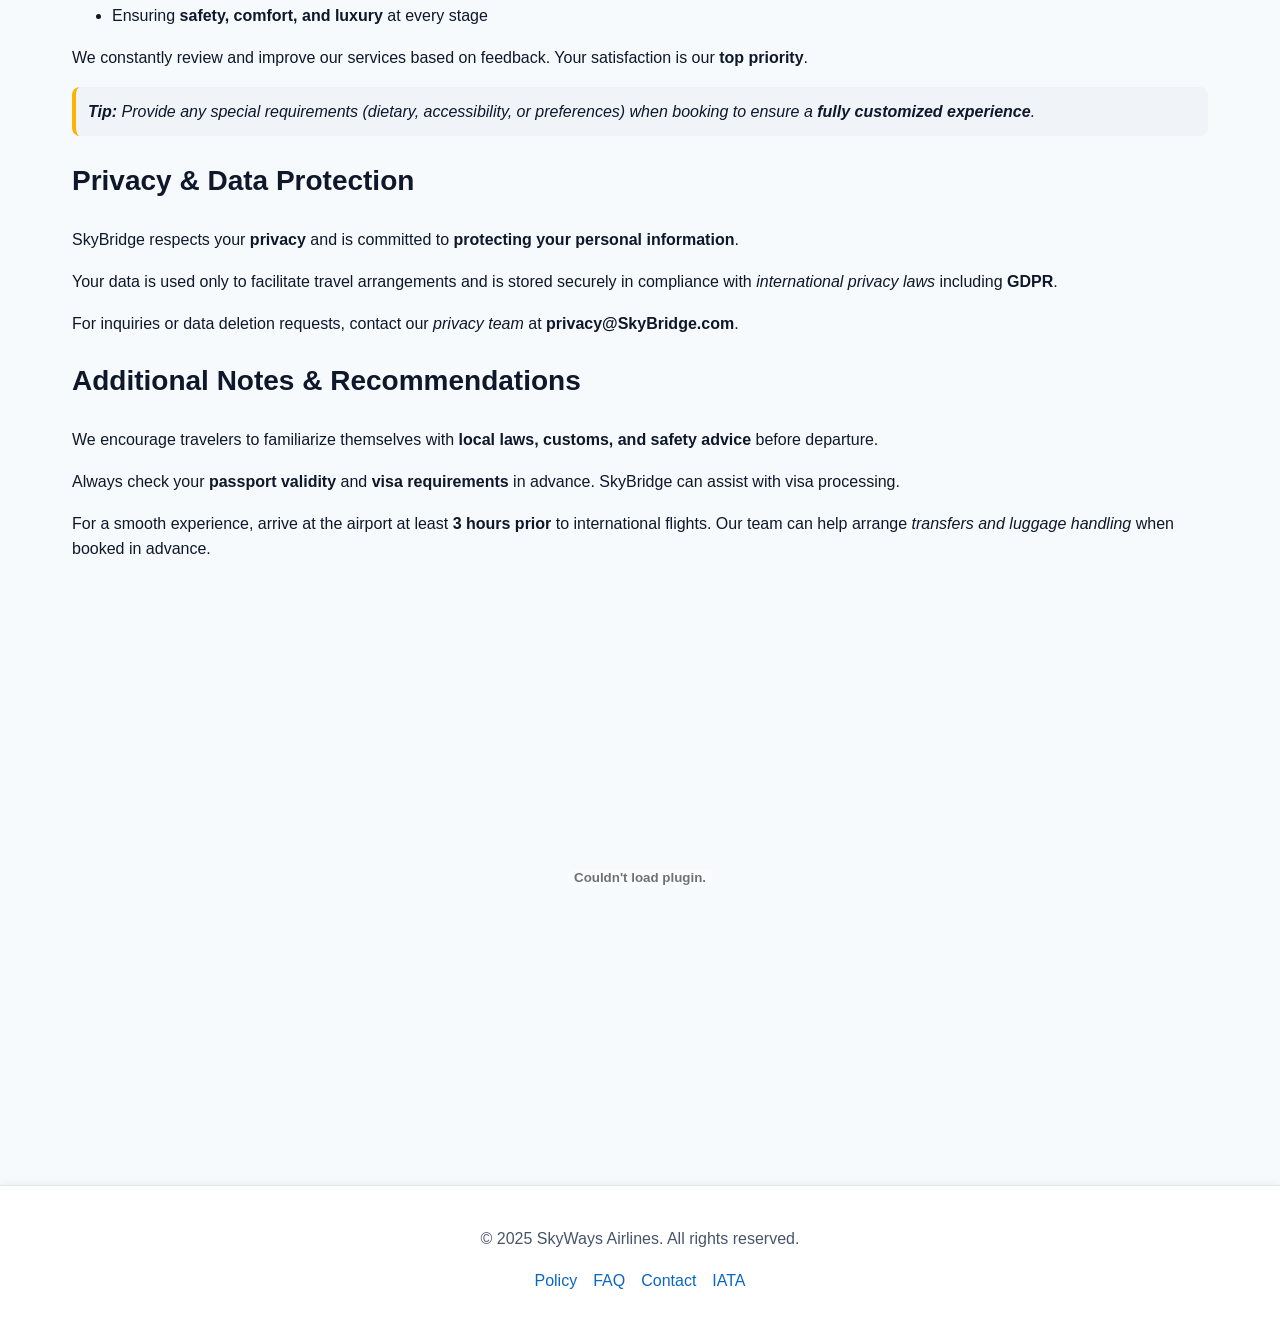
<file: policy.html>
<!DOCTYPE html>
<html lang="en">

  <head>
    <meta charset="UTF-8">
    <meta name="viewport" content="width=device-width, initial-scale=1.0">
    <title>SkyBridge Policies</title>
    <link rel="stylesheet" href="css/base.css">
    <link rel="stylesheet" href="css/layout.css">
    <link rel="stylesheet" href="css/components.css">
    <link rel="stylesheet" href="css/pages.css">
  </head>

  <body>
    <header>
      <!-- navbar -->
      <nav class="navbar" aria-label="Primary">
        <a class="logo" href="index.html">
          <picture>
            <source srcset="assets/icons/logo-stacked.png" media="(max-width: 768px)">
            <img src="assets/icons/logo-horizontal.png" alt="SkyWays logo" />
          </picture>
        </a>

        <!-- CSS-only hamburger toggle -->
        <input type="checkbox" id="nav-toggle" class="nav-toggle" />
        <label for="nav-toggle" class="nav-toggle-label">
          <span></span>
        </label>

        <ul class="nav-links">
          <li><a href="destinations.html">Destinations</a></li>
          <li><a href="flight.html">Flights</a></li>
          <li><a href="gallery.html">Gallery</a></li>
          <li><a href="contact.html">Contact</a></li>
          <li><a href="about.html">About</a></li>
          <li><a href="faq.html">FAQ</a></li>
        </ul>
      </nav>
    </header>

    <main>
      <div class="container">
        <!-- Introduction / Company History -->
        <section id="history">
          <br><br>
          <h2>About <strong>SkyBridge</strong></h2>
          <p><strong>Founded in 2005</strong>, SkyBridge started as a small boutique travel agency with a mission to deliver
            <em>personalized and unforgettable travel experiences</em>.
          </p>
          <p>Over the years, we expanded to offer destinations <strong>across the globe</strong>, maintaining our focus on
            <em>quality, attention to detail, and luxury service</em>.
          </p>
          <p>Every trip we organize is a blend of <strong>comfort</strong>, <strong>adventure</strong>,
            <strong>culture</strong>, and <strong>relaxation</strong>.
          </p>

          <p>Our team includes passionate travel experts, local guides, and coordinators, all dedicated to making your
            journey <em>seamless and extraordinary</em>. From carefully selecting hotels to curating unique excursions — we
            strive to <strong>exceed expectations</strong> in every detail.</p>
        </section>

        <!-- Booking Policy -->
        <section id="booking">
          <h2>Booking Policy</h2>
          <p>All bookings must be made through our <strong>official website</strong> or <strong>authorized SkyBridge
              agents</strong>.</p>
          <p>We highly recommend planning <strong>at least 14 days in advance</strong> to ensure availability of your
            preferred accommodations and excursions.</p>
          <p><em>Late bookings</em> are accepted, but availability may be limited, and special requests cannot always be
            guaranteed.</p>

          <p>When placing a booking, you will receive a <strong>confirmation email</strong> containing all relevant
            information — including your travel itinerary, local support contacts, and terms of service. Please review
            carefully and contact us immediately if you notice any discrepancies.</p>

          <div class="note"><strong>Tip:</strong> Book early to secure the <em>best rates</em> and enjoy <strong>seasonal
              offers</strong>. SkyBridge frequently provides <strong>early-bird discounts</strong> for those who plan ahead.
          </div>

          <p>We also offer <strong>group booking options</strong>. For parties of five or more, contact our reservations
            team to organize a <em>personalized package</em> tailored to your needs.</p>
        </section>

        <!-- Cancellation & Refunds -->
        <section id="cancellation">
          <h2>Cancellation & Refunds</h2>
          <p>SkyBridge understands that plans can change unexpectedly. We have implemented a <strong>fair and transparent
              cancellation policy</strong>:</p>
          <ul>
            <li><strong>More than 30 days</strong> before departure — <em>90% refund</em> of the total cost.</li>
            <li><strong>15–30 days</strong> before departure — <em>50% refund</em> of the total cost.</li>
            <li><strong>Less than 15 days</strong> before departure — <strong>no refund</strong>.</li>
          </ul>

          <p>All cancellations must be submitted <strong>in writing</strong> via email or through your SkyBridge account.
            Certain packages may have <em>non-refundable clauses</em>, clearly indicated at booking time.</p>

          <div class="note"><strong>Important:</strong> <em>Travel insurance</em> is highly recommended to cover unforeseen
            cancellations or emergencies.</div>

          <p>Refunds are processed within <strong>7–10 business days</strong> after approval. SkyBridge reserves the right
            to deduct applicable processing fees.</p>
        </section>

        <!-- Discounts & Offers -->
        <section id="discounts">
          <h2>Discounts & Offers</h2>
          <p>SkyBridge provides various <strong>discounts, promotions, and loyalty rewards</strong> to enhance your
            experience:</p>
          <ul>
            <li>Seasonal discounts for select destinations</li>
            <li>Loyalty rewards for repeat customers</li>
            <li>Exclusive offers for early bookings</li>
          </ul>

          <p>Discounts vary by <em>destination, travel dates,</em> and <em>package type</em>. Offers cannot be combined
            unless explicitly stated.</p>

          <div class="tip"><strong>Pro Tip:</strong> Sign up for our <em>newsletter</em> to receive updates on
            <strong>special promotions</strong> and unique experiences.
          </div>
        </section>

        <!-- Service Standards -->
        <section id="service">
          <h2>Service Standards</h2>
          <p>At SkyBridge, providing <strong>outstanding service</strong> is at the core of everything we do. Our team is
            committed to:</p>
          <ul>
            <li><strong>Personalized travel planning</strong> based on your preferences</li>
            <li>Prompt communication and <em>24/7 support</em></li>
            <li>Seamless coordination of accommodations, transfers, and excursions</li>
            <li>Ensuring <strong>safety, comfort, and luxury</strong> at every stage</li>
          </ul>

          <p>We constantly review and improve our services based on feedback. Your satisfaction is our <strong>top
              priority</strong>.</p>

          <div class="tip"><strong>Tip:</strong> Provide any <em>special requirements</em> (dietary, accessibility, or
            preferences) when booking to ensure a <strong>fully customized experience</strong>.</div>
        </section>

        <!-- Privacy & Data -->
        <section id="privacy">
          <h2>Privacy & Data Protection</h2>
          <p>SkyBridge respects your <strong>privacy</strong> and is committed to <strong>protecting your personal
              information</strong>.</p>
          <p>Your data is used only to facilitate travel arrangements and is stored securely in compliance with
            <em>international privacy laws</em> including <strong>GDPR</strong>.
          </p>
          <p>For inquiries or data deletion requests, contact our <em>privacy team</em> at
            <strong>privacy@SkyBridge.com</strong>.
          </p>
        </section>

        <!-- Additional Notes -->
        <section id="notes">
          <h2>Additional Notes & Recommendations</h2>
          <p>We encourage travelers to familiarize themselves with <strong>local laws, customs, and safety advice</strong>
            before departure.</p>
          <p>Always check your <strong>passport validity</strong> and <strong>visa requirements</strong> in advance.
            SkyBridge can assist with visa processing.</p>
          <p>For a smooth experience, arrive at the airport at least <strong>3 hours prior</strong> to international
            flights. Our team can help arrange <em>transfers and luggage handling</em> when booked in advance.</p>
        </section>

        <embed src="assets/documents/document.pdf" type="application/pdf" width="100%" height="600">
      </div>
    </main>

    <footer class="footer">
        <div class="container">
            <p>&copy; 2025 SkyWays Airlines. All rights reserved.</p>

            <ul class="footer-links">
                <li><a href="policy.html">Policy</a></li>
                <li><a href="faq.html">FAQ</a></li>
                <li><a href="contact.html">Contact</a></li>
                <li><a href="https://www.iata.org/" target="_blank" rel="noopener">IATA</a></li>
            </ul>
        </div>
    </footer>

  </body>

</html>
</file>
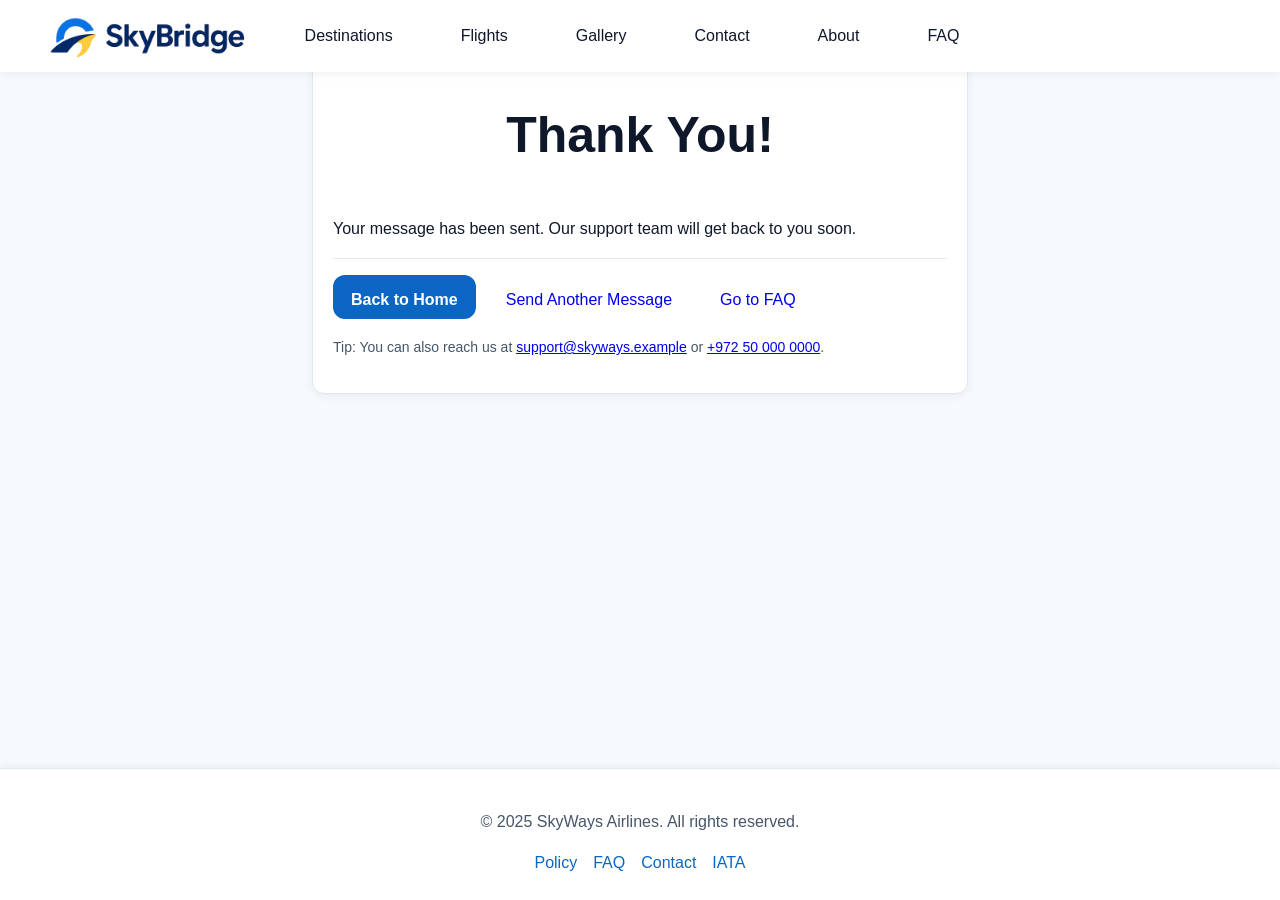
<file: thank-you.html>
<!DOCTYPE html>
<html lang="en">

<head>
  <meta charset="UTF-8" />
  <meta name="viewport" content="width=device-width,initial-scale=1" />
  <title>Thank You | SkyWays</title>

  <!-- reuse your global styles -->
  <link rel="stylesheet" href="css/base.css" />
  <link rel="stylesheet" href="css/layout.css" />
  <link rel="stylesheet" href="css/components.css" />
  <link rel="stylesheet" href="css/pages.css" />
</head>

<body>
  <header>
    <!-- navbar -->
    <nav class="navbar" aria-label="Primary">
      <a class="logo" href="index.html">
        <picture>
          <source srcset="assets/icons/logo-stacked.png" media="(max-width: 768px)">
          <img src="assets/icons/logo-horizontal.png" alt="SkyWays logo" />
        </picture>
      </a>

      <!-- CSS-only hamburger toggle -->
      <input type="checkbox" id="nav-toggle" class="nav-toggle" />
      <label for="nav-toggle" class="nav-toggle-label">
        <span></span>
      </label>

      <ul class="nav-links">
        <li><a href="destinations.html">Destinations</a></li>
        <li><a href="flight.html">Flights</a></li>
        <li><a href="gallery.html">Gallery</a></li>
        <li><a href="contact.html">Contact</a></li>
        <li><a href="about.html">About</a></li>
        <li><a href="faq.html">FAQ</a></li>
      </ul>
    </nav>
  </header>

  <main class="container" style="max-width: 720px;">
    <section class="card" style="margin: 32px 0;">
      <h1>Thank You!</h1>
      <p class="lead">Your message has been sent. Our support team will get back to you soon.</p>

      <hr class="sep" aria-hidden="true" />

      <div style="display:flex; gap:12px; flex-wrap:wrap;">
        <a href="index.html" class="btn btn-primary">Back to Home</a>
        <a href="contact.html" class="btn">Send Another Message</a>
        <a href="faq.html" class="btn">Go to FAQ</a>
      </div>

      <p class="small" style="margin-top:12px;">
        Tip: You can also reach us at
        <a href="mailto:support@skyways.example">support@skyways.example</a>
        or <a href="tel:+972500000000">+972 50 000 0000</a>.
      </p>
    </section>
  </main>

  <footer class="footer">
    <div class="container">
      <p>&copy; 2025 SkyWays Airlines. All rights reserved.</p>
      <ul class="footer-links">
        <li><a href="policy.html">Policy</a></li>
        <li><a href="faq.html">FAQ</a></li>
        <li><a href="contact.html">Contact</a></li>
        <li><a href="https://www.iata.org/" target="_blank" rel="noopener">IATA</a></li>
      </ul>
    </div>
  </footer>
</body>

</html>
</file>
<file: css/base.css>
:root{
  --bg:#F7FAFC; --surface:#FFFFFF; --text:#0F172A; --text-muted:#475569;
  --line:#E2E8F0; --primary:#0A66C2; --primary-600:#0959A9;
  --accent:#FFB100; --accent-600:#E6A100;
  --radius:12px; --container:1200px;
  --shadow-1:0 2px 10px rgba(15,23,42,.06);
  --shadow-2:0 10px 30px rgba(15,23,42,.12);
  --font-family: "Heebo","Rubik",Arial,"Segoe UI",sans-serif;
}

*{box-sizing:border-box}
html,body{margin:0;padding:0}
body{
  background:var(--bg);
  color:var(--text);
  font-family:var(--font-family);
  line-height:1.6;
  min-height: 100vh;
  display: flex;
  flex-direction: column;
  overflow-x: hidden;
}

main {
    flex: 1;
    width: 100%;
}


.container{
  max-width: var(--container);
  margin-inline:auto;
  padding-inline:16px;
  width: 100%;
}

/* Mobile: ≤767px */
@media (max-width: 767px) {
  .container {
    padding-inline: 12px;
  }
  
  h1 {
    font-size: 32px;
  }
  
  h2 {
    font-size: 24px;
  }
  
  h3 {
    font-size: 20px;
  }
}

/* Tablet: 768px-1023px */
@media (min-width: 768px) and (max-width: 1023px) {
  .container {
    padding-inline: 24px;
  }
  
  h1 {
    font-size: 36px;
  }
  
  h2 {
    font-size: 26px;
  }
}

/* Desktop: ≥1024px */
@media (min-width: 1024px) {
  .container {
    padding-inline: 32px;
  }
  
  h1 {
    font-size: 40px;
  }
  
  h2 {
    font-size: 28px;
  }
}

a {
  text-decoration: none; /* מסיר קו תחתון */
}
</file>
<file: css/layout.css>
.navbar {
    min-height: 72px;
    background: var(--surface);
    display: flex;
    align-items: center;
    justify-content: space-between;
    padding: 16px 32px;
    box-shadow: var(--shadow-1);
    width: 100%;
    top: 0;
    left: 0;
    z-index: 1000;
    position: relative;
}

.logo {
    flex-shrink: 0;
    display: flex;
    align-items: center;
    z-index: 1001;
}

.logo img {
    max-height: 50px;
    height: auto;
    width: auto;
    max-width: 200px;
    display: block;
    object-fit: contain;
}

/* Hide checkbox */
.nav-toggle {
    display: none;
}

/* Hamburger label */
.nav-toggle-label {
    display: none;
    flex-direction: column;
    cursor: pointer;
    z-index: 1001;
    width: 40px;
    height: 40px;
    justify-content: center;
    align-items: center;
    position: relative;
}

.nav-toggle-label span,
.nav-toggle-label span::before,
.nav-toggle-label span::after {
    display: block;
    width: 24px;
    height: 2px;
    background: var(--text);
    border-radius: 2px;
    position: absolute;
    transition: all 0.3s ease;
}

.nav-toggle-label span::before,
.nav-toggle-label span::after {
    content: '';
}

.nav-toggle-label span::before {
    top: -8px;
}

.nav-toggle-label span::after {
    top: 8px;
}

/* Animate hamburger when checked */
.nav-toggle:checked~.nav-toggle-label span {
    background: transparent;
}

.nav-toggle:checked~.nav-toggle-label span::before {
    transform: rotate(45deg);
    top: 0;
}

.nav-toggle:checked~.nav-toggle-label span::after {
    transform: rotate(-45deg);
    top: 0;
}

.nav-links {
    list-style: none;
    display: flex;
    gap: 24px;
    margin: 0;
    padding: 0;
    flex-wrap: wrap;
    justify-content: center;
    align-items: center;
}

.nav-links li {
    margin: 0;
}

.nav-links a {
    text-decoration: none;
    color: var(--text);
    font-weight: 500;
    font-size: 16px;
    white-space: nowrap;
    transition: color 0.2s ease;
    position: relative;
    padding: 8px 4px;
}

.nav-links a::after {
    content: '';
    position: absolute;
    bottom: 4px;
    left: 4px;
    right: 4px;
    height: 2px;
    background: var(--primary);
    transform: scaleX(0);
    transition: transform 0.3s ease;
}

.nav-links a:hover {
    color: var(--primary);
}

.nav-links a:hover::after {
    transform: scaleX(1);
}

/* Mobile: ≤850px */
@media (max-width: 850px) {
    .navbar {
        padding: 12px 16px;
        min-height: 60px;
        flex-wrap: wrap;
    }

    .logo img {
        max-height: 40px;
        max-width: 140px;
    }

    .nav-toggle-label {
        display: flex;
    }

    .nav-links {
        position: absolute;
        top: 60px;
        left: 0;
        right: 0;
        flex-direction: column;
        background: var(--surface);
        padding: 0;
        gap: 0;
        box-shadow: var(--shadow-1);
        max-height: 0;
        overflow: hidden;
        transition: max-height 0.3s ease, padding 0.3s ease;
        width: 100%;
    }

    .nav-toggle:checked~.nav-links {
        max-height: 500px;
        padding: 8px 0;
    }

    .nav-links li {
        width: 100%;
        border-bottom: 1px solid var(--line);
    }

    .nav-links li:last-child {
        border-bottom: none;
    }

    .nav-links a {
        display: block;
        padding: 16px 24px;
        font-size: 16px;
        width: 100%;
    }

    .nav-links a::after {
        display: none;
    }

    .nav-links a:hover {
        background: rgba(0, 0, 0, 0.02);
    }
}

/* Tablet: 835px-1023px */
@media (min-width: 835px) and (max-width: 1023px) {
    .navbar {
        padding: 14px 24px;
    }

    .logo img {
        max-height: 46px;
        max-width: 180px;
    }

    .nav-links {
        gap: 24px;
    }

    .nav-links a {
        font-size: 15px;
        padding: 6px 4px;
    }
}

/* Desktop: ≥1024px */
@media (min-width: 1024px) and (max-width: 1180px) {
    .navbar {
        padding: 16px 48px;
        position: fixed;
        justify-content: center; /* Center everything horizontally */
    }

    /* .logo {
        position: absolute;
        left: 48px;
    } */

    .nav-links {
        gap: 36px;
        justify-content: center; /* Center the links */
    }

    .nav-links a {
        font-size: 16px;
    }
}

/* Desktop: ≥1180px */
@media (min-width: 1180px) {
    .navbar {
        padding: 16px 48px;
        position: fixed;
        justify-content: center; /* Center everything horizontally */
    }

    .logo {
        position: absolute;
        left: 48px; /* Keep logo on the left */
    }

    .nav-links {
        gap: 36px;
        justify-content: center; /* Center the links */
    }

    .nav-links a {
        font-size: 16px;
    }
}


/* Footer styles */
main {
    flex: 1;
}

.footer {
    background: var(--surface);
    color: var(--text-muted);
    text-align: center;
    padding: 24px 16px;
    border-top: 1px solid var(--line);
    box-shadow: 0 -2px 8px rgba(0, 0, 0, 0.05);
}

.footer-links {
    list-style: none;
    display: flex;
    justify-content: center;
    flex-wrap: wrap;
    gap: 16px;
    margin: 12px 0 0;
    padding: 0;
}

.footer-links a {
    color: var(--primary);
    text-decoration: none;
    font-weight: 500;
    transition: color 0.2s ease;
}

.footer-links a:hover {
    color: var(--text);
    text-decoration: underline;
}
</file>
<file: css/components.css>
/* search form */
.visually-hidden {
    position: absolute !important;
    clip: rect(1px, 1px, 1px, 1px);
    width: 1px;
    height: 1px;
    overflow: hidden;
    white-space: nowrap;
}

.search {
    margin-top: 10px;
}

.search-form {
    background: #d4ddee;
    box-shadow: var(--shadow-1);
    border-radius: var(--radius);
    padding: 16px;
    display: flex;
    flex-wrap: wrap;
    gap: 12px;
    justify-content: center;
    align-items: flex-end;
}

.search-form label {
    display: flex;
    flex-direction: column;
    gap: 6px;
    font-size: 14px;
    color: var(--text-muted);
    min-width: 220px;
}

.search-form input {
    height: 44px;
    padding: 0 10px;
    border: 1px solid var(--line);
    border-radius: var(--radius);
    color: var(--text);
}

.search-form input:focus {
    outline: 2px solid transparent;
    box-shadow: 0 0 0 3px rgba(10, 102, 194, .25);
    border-color: var(--primary);
}

.btn-primary {
    height: 44px;
    padding: 0 20px;
    border: none;
    cursor: pointer;
    background: var(--primary);
    color: #fff;
    border-radius: var(--radius);
    font-weight: 600;
}

.btn-primary:hover {
    background: var(--primary-600);
}








/* popular destinations  */
.highlights {
    margin-block: 64px;
}

.highlights h2 {
    text-align: center;
    margin: 0 0 16px;
}

.cards {
    display: grid;
    gap: 24px;
    grid-template-columns: repeat(auto-fit, minmax(240px, 1fr));
}

.card {
    background: var(--surface);
    border-radius: var(--radius);
    box-shadow: var(--shadow-1);
    overflow: hidden;
    transition: transform .25s ease;
}

.card:hover {
    transform: translateY(-4px);
    box-shadow: var(--shadow-2);
}

.card:focus-within {
    box-shadow: 0 0 0 3px rgba(10, 102, 194, .25), var(--shadow-2);
}


.card img {
    width: 100%;
    aspect-ratio: 16/9;
    object-fit: cover;
    display: block;
}

.card__body {
    padding: 16px;
}

.muted {
    color: var(--text-muted);
    margin: 6px 0 0;
}


.promo-strip {
    background: #0A66C2;
    color: #fff;
    margin: 10px 0 0 0;
}

.promo-strip__inner {
    padding: 10px 16px;
    text-align: center;
}

.promo-strip a.link {
    color: #fff;
    text-decoration: underline;
}

.promo-strip .accent {
    color: #FFB100;
}

.features {
    text-align: center;
    display: flex;
    flex-direction: column;
    align-items: center;
}

.features h2 {
    margin-bottom: 12px;
}

.feature-list {
    display: grid;
    grid-template-columns: repeat(3, 1fr);
    place-items: center; 
    gap: 16px;
    width: 100%;
    max-width: 1000px;
}

li.feature{
      list-style: none;
}

.feature {
    background: var(--surface);
    border: 1px solid var(--line);
    border-radius: var(--radius);
    padding: 16px;
    box-shadow: var(--shadow-1);
    text-align: center; 
}

.feature__icon {
    width: 28px;
    height: 28px;
    margin-bottom: 8px;
}

.grid {
    display: grid;
    gap: 16px;
}

.grid-3 {
    grid-template-columns: repeat(3, 1fr);
}

.deals__grid .deal-card,
.cards .card,
.quote-card {
    background: var(--surface);
    border: 1px solid var(--line);
    border-radius: var(--radius);
    box-shadow: var(--shadow-1);
    overflow: hidden;
}

.deal-card img {
    width: 100%;
    height: 180px;
    object-fit: cover;
    display: block;
}

.deal-card__body {
    padding: 12px 16px;
    display: grid;
    gap: 8px;
}

.deal-card .btn-secondary {
    display: inline-block;
    border: 1px solid var(--line);
    padding: 10px 14px;
    border-radius: var(--radius);
}

.chip-list {
    display: flex;
    flex-wrap: wrap;
    gap: 8px;
}

.chip {
    display: inline-block;
    padding: 8px 12px;
    border-radius: 999px;
    border: 1px solid var(--line);
    background: var(--surface);
}

.partners {
    background: #fff;
    border-top: 1px solid var(--line);
    border-bottom: 1px solid var(--line);
}

.partner-row {
    display: flex;
    align-items: center;
    justify-content: center;
    gap: 24px;
    padding: 16px;
}

.partner-row img {
    height: 28px;
    filter: grayscale(1);
    opacity: .8;
}

.partner-row .partner-cta {
    margin-left: 8px;
    text-decoration: underline;
}

.cards--tight {
    gap: 12px;
}

.quote-card {
    padding: 16px;
}

.newsletter {
    background: var(--bg);
    padding: 24px 0;
}

.newsletter__box {
    display: grid;
    grid-template-columns: 1.2fr .8fr;
    gap: 16px;
    align-items: center;
    background: var(--surface);
    border: 1px solid var(--line);
    border-radius: var(--radius);
    padding: 16px;
    box-shadow: var(--shadow-1);
}

.newsletter__form {
    display: flex;
    gap: 8px;
}

.newsletter__form input {
    flex: 1;
    height: 48px;
    border: 1px solid var(--line);
    border-radius: var(--radius);
    padding: 0 12px;
    font: inherit;
}

.newsletter__form input:focus {
    outline: 2px solid var(--primary);
    outline-offset: 2px;
}

.cta__box {
    background: linear-gradient(135deg, #eaf3ff, #ffffff);
    border: 1px solid var(--line);
    border-radius: var(--radius);
    padding: 24px;
    text-align: center;
    box-shadow: var(--shadow-1);
}

.btn-accent {
    display: inline-block;
    background: var(--accent);
    color: #1f2937;
    padding: 12px 16px;
    border-radius: var(--radius);
}

.btn-accent:hover {
    background: var(--accent-600);
}

/* responsive */
@media (max-width: 767px) {
    .feature-list {
        grid-template-columns: 1fr;
    }

    .grid-3 {
        grid-template-columns: 1fr;
    }

    .newsletter__box {
        grid-template-columns: 1fr;
    }

    .partner-row {
        flex-wrap: wrap;
    }
}

@media (min-width: 768px) and (max-width: 1023px) {
    .feature-list {
        grid-template-columns: 1fr 1fr;
    }

    .grid-3 {
        grid-template-columns: 1fr 1fr;
    }

    .newsletter__box {
        grid-template-columns: 1fr;
    }
}

/* Additional Mobile Responsive Rules */
@media (max-width: 767px) {
    .cards {
        grid-template-columns: 1fr;
    }

    .search-form {
        flex-direction: column;
        align-items: stretch;
    }

    .search-form label {
        min-width: 100%;
    }
}

/* Additional Tablet Responsive Rules */
@media (min-width: 768px) and (max-width: 1023px) {
    .cards {
        grid-template-columns: repeat(2, 1fr);
    }
}

/* Desktop Rules */
@media (min-width: 1024px) {
    .cards {
        grid-template-columns: repeat(3, 1fr);
    }
}
</file>
<file: css/pages.css>
:root {
  --bg: #F7FAFC;
  --text: #0F172A;
  --text-muted: #475569;
  --primary: #0A66C2;
  --primary-600: #0959A9;
  --accent: #FFB100;
  --accent-600: #E6A100;
  --line: #E2E8F0;
  --surface: #FFFFFF;
  --radius: 12px;
  --transition: 0.5s;
}







/* Base hero styles shared */
.hero, .hero2 {
  position: relative;
  min-height: 50vh;
  display: flex;
  align-items: center;
  justify-content: center;
  color: #fff;
  text-align: center;
  overflow: hidden; /* prevents scrollbars when the image scales */
}

.hero__content {
  position: relative;
  z-index: 2;
  padding: 0 16px;
}

.hero__content h1 {
  font-size: clamp(28px, 4vw, 44px);
  margin: 0 0 8px;
}

.hero__content p {
  font-size: clamp(14px, 2vw, 18px);
  opacity: .95;
}

/* Specific to hero2: use an actual <img> instead of CSS background */
.hero2__bg {
  position: absolute;
  inset: 0;
  width: 100%;
  height: 100%;
  z-index: 0;
  object-position: center;
  background: #000; 
}

/* Subtle gradient overlay (like your .hero::before) */
.hero2__overlay {
  content: "";
  position: absolute;
  inset: 0;
  z-index: 1;
  background: linear-gradient(to bottom, rgba(0,0,0,.35), rgba(0,0,0,.45));
}

/* From tablets/desktop up: go immersive and allow cropping */
@media (min-width: 768px) {
  .hero2__bg {
    object-fit: cover;
  }
}

/* Keep your original .hero (home) background image behavior */
.hero {
  background: url("../assets/images/hero-plane.jpg") center/cover no-repeat;
}

.hero::before {
  content: "";
  position: absolute;
  inset: 0;
  background: linear-gradient(to bottom, rgba(0,0,0,.35), rgba(0,0,0,.45));
  z-index: 1;
}

/* Team images: make them responsive and tidy squares */
.team-member img {
  width: 100%;
  height: auto;
  aspect-ratio: 1 / 1;
  object-fit: cover;
  border-radius: 12px;
  display: block;
}









/*contact*/
.contact-grid {
    display: grid;
    gap: 24px;
    grid-template-columns: 1.2fr 1fr;
    margin-block: 24px 48px;
}

.card {
    background: var(--surface);
    border: 1px solid var(--line);
    border-radius: var(--radius);
    box-shadow: var(--shadow-1);
    padding: 20px;
}

@media (max-width: 767px) {
    .contact-grid {
        grid-template-columns: 1fr;
    }
}

@media (min-width: 768px) and (max-width: 1023px) {
    .contact-grid {
        grid-template-columns: 1fr;
    }
}

@media (min-width: 1024px) {
    .contact-grid {
        grid-template-columns: 1.2fr 1fr;
    }
}


.form-card .h3 {
    font-size: 22px;
    font-weight: 600;
    margin-bottom: 12px;
}

.form-row {
    display: flex;
    flex-direction: column;
    gap: 6px;
    margin-bottom: 14px;
}

.form-row label {
    color: var(--text);
    font-weight: 600;
}

.form-row input,
.form-row select,
.form-row textarea {
    height: 48px;
    padding: 10px 12px;
    border: 1px solid var(--line);
    border-radius: var(--radius);
    font: inherit;
    color: var(--text);
    background: #fff;
    transition: border-color .2s, box-shadow .2s;
}

.form-row textarea {
    height: auto;
    resize: vertical;
    min-height: 140px;
}

.form-row input:focus,
.form-row select:focus,
.form-row textarea:focus {
    outline: none;
    border-color: var(--primary);
    box-shadow: 0 0 0 3px rgba(10, 102, 194, 0.15);
}

.checkbox-row {
    flex-direction: row;
    align-items: center;
    gap: 10px;
}

.checkbox-row input[type="checkbox"] {
    width: 20px;
    height: 20px;
}

.help-text {
    color: var(--text-muted);
    font-size: 14px;
    margin-top: 4px;
}

.form-actions {
    margin-top: 10px;
}

.btn {
    border-radius: var(--radius);
    padding: 12px 18px;
    border: none;
    cursor: pointer;
}

.btn-primary {
    background: var(--primary);
    color: #fff;
}

.btn-primary:hover {
    background: var(--primary-600);
    transform: translateY(1px);
}

.btn-primary:active {
    transform: translateY(0);
}

.sep {
    border: none;
    border-top: 1px solid var(--line);
    margin: 16px 0;
}

.small {
    font-size: 14px;
    color: var(--text-muted);
}

.small a {
    text-decoration: underline;
}


/* screen-reader only */
.sr-only {
    position: absolute;
    width: 1px;
    height: 1px;
    padding: 0;
    margin: -1px;
    overflow: hidden;
    clip: rect(0, 0, 0, 0);
    white-space: nowrap;
    border: 0;
}




.info-card h3 {
    font-size: 20px;
    margin-bottom: 10px;
}

.info-card {
    max-height: fit-content;
}

.muted {
    color: var(--text-muted);
}

.contact-list {
    margin: 8px 0 16px;
    padding-left: 16px;
}

.contact-list li {
    margin: 6px 0;
}



.hours-table {
    width: 100%;
    border-collapse: collapse;
    margin-top: 12px;
    border: 1px solid var(--line);
    border-radius: var(--radius);
    overflow: hidden;
    box-shadow: var(--shadow-1);
}

.hours-table caption {
    text-align: left;
    padding: 10px 12px;
    font-weight: 600;
    color: var(--text-muted);
}

.hours-table thead {
    background: #F1F5F9;
}

.hours-table th,
.hours-table td {
    padding: 10px 12px;
    border-top: 1px solid var(--line);
    text-align: left;
}

.hours-table th[scope="row"] {
    font-weight: 600;
}


.map-wrap {
    position: relative;
    aspect-ratio: 16 / 9;
    margin-top: 16px;
    border-radius: var(--radius);
    overflow: hidden;
    box-shadow: var(--shadow-1);
    margin-bottom: 20px;
}

.map-wrap iframe {
    position: absolute;
    inset: 0;
    width: 100%;
    height: 100%;
    border: 0;
}


@media (min-width: 1024px) {
    form fieldset {
        display: grid;
        grid-template-columns: 1fr 1fr;
        gap: 14px 16px;
    }

    .form-row:nth-child(1),
    .form-row:nth-child(4),
    .form-row:nth-child(5),
    .checkbox-row,
    .form-actions,
    .help-text {
        grid-column: 1 / -1;
    }
}














/* fac */
.faq-container {
    max-width: var(--container);
    margin: 0 auto;
    padding: 24px 16px 64px;
}

.page-title {
    font-size: 40px;
    line-height: 1.2;
    font-weight: 700;
    margin-bottom: 8px;
    color: var(--text);
}

.page-intro {
    color: var(--text-muted);
    margin-bottom: 24px;
}


.faq-toc {
    background: var(--surface);
    border: 1px solid var(--line);
    border-radius: var(--radius);
    box-shadow: var(--shadow-1);
    padding: 16px;
    margin-bottom: 24px;
}

.toc-list {
    display: flex;
    flex-wrap: wrap;
    gap: 12px 16px;
    list-style: none;
    padding: 0;
    margin: 0;
}

.toc-list a {
    display: inline-block;
    padding: 8px 12px;
    border: 1px solid var(--line);
    border-radius: 999px;
    text-decoration: none;
    color: var(--text);
    transition: transform 120ms ease, background-color 160ms ease, border-color 160ms ease;
}

.toc-list a:hover,
.toc-list a:focus {
    background: #F1F5F9;
    border-color: var(--primary);
    outline: none;
    transform: translateY(-1px);
}

.faq-section {
    margin-top: 32px;
    padding-top: 8px;
    border-top: 1px solid var(--line);
}

.faq-section h2 {
    font-size: 28px;
    margin: 8px 0 12px;
}


.faq-item {
    background: var(--surface);
    border: 1px solid var(--line);
    border-radius: var(--radius);
    box-shadow: var(--shadow-1);
    padding: 0;
    margin-bottom: 12px;
    overflow: hidden;
}

.faq-item summary {
    cursor: pointer;
    list-style: none;
    padding: 16px 20px;
    font-weight: 600;
    display: flex;
    align-items: center;
    gap: 12px;
    position: relative;
    outline: none;
}

.faq-item summary::after {
    content: "▾";
    position: absolute;
    right: 16px;
    transition: transform 180ms ease;
}

.faq-item[open] summary::after {
    transform: rotate(180deg);
}

.faq-item summary:hover {
    background: #F8FAFC;
}

.faq-item summary:focus-visible {
    outline: 3px solid rgba(10, 102, 194, 0.35);
    outline-offset: 2px;
    border-radius: var(--radius);
}

.faq-content {
    padding: 0 20px 16px;
    color: var(--text-muted);
    border-top: 1px solid var(--line);
    animation: faqFade 700ms ease;
}

.faq-content p {
    margin: 12px 0;
}

.faq-links {
    font-size: 14px;
}

.faq-cta {
    margin-top: 40px;
    padding: 16px 20px;
    background: #FFF8E6;
    border: 1px solid #FFE1A3;
    border-radius: var(--radius);
}

/*transition for the answer*/
@keyframes faqFade {
    from {
        opacity: 0;
        transform: translateY(-10px);
    }

    to {
        opacity: 1;
        transform: translateY(0);
    }
}

.visually-hidden {
    position: absolute !important;
    height: 1px;
    width: 1px;
    overflow: hidden;
    clip: rect(1px, 1px, 1px, 1px);
    white-space: nowrap;
    border: 0;
    padding: 0;
    margin: -1px;
}


/* Mobile */
@media (max-width: 767px) {
    .page-title {
        font-size: 32px;
    }

    .faq-toc {
        padding: 12px;
    }

    .toc-list {
        gap: 8px;
    }

    .faq-item summary {
        padding: 14px 16px;
    }

    .faq-content {
        padding: 0 16px 14px;
    }
}

/* Tablet */
@media (min-width: 768px) and (max-width: 1023px) {
    .faq-container {
        padding: 24px 20px 64px;
    }

    .toc-list {
        gap: 10px 12px;
    }
}

/* Desktop */
@media (min-width: 1024px) {
    .faq-container {
        padding-top: 32px;
    }

    .faq-section {
        margin-top: 40px;
    }
}














/* gallery */
.gallery-grid {
    display: grid;
    grid-template-columns: repeat(3, 1fr);
    gap: 18px;
    margin: 0 auto;
    padding: 16px;
}

.gallery-intro {
    font-size: 20px;
    line-height: 1.2;
    font-weight: 700;
    margin-bottom: 8px;
    color: var(--text);
    text-align: center;
}

.gallery-grid .card {
    border: 1px solid rgba(0, 0, 0, .06);
    transition: transform .18s ease, box-shadow .18s ease, border-color .18s ease;
    will-change: transform;
}

.gallery-grid .card:hover {
    transform: translateY(-3px);
    box-shadow: var(--shadow-2);
    border-color: rgba(0, 0, 0, .10);
}

.gallery-grid .card:focus-within {
    box-shadow: 0 0 0 3px rgba(10, 102, 194, .25), var(--shadow-2);
}

.gallery-grid img {
    aspect-ratio: 16 / 9;
    object-fit: cover;
    transition: transform .25s ease, filter .25s ease;
}

.gallery-grid .card:hover img {
    transform: scale(1.015);
    filter: saturate(1.04) contrast(1.02);
}

.gallery-grid figcaption {
    font-weight: 600;
    letter-spacing: .2px;
    padding: 12px 14px;
    color: var(--text);
}

.italic{
    font-style: italic;
}

@media (max-width: 767px) {
    .gallery-grid {
        gap: 14px;
        grid-template-columns: 1fr;
    }

    .gallery-grid figcaption {
        padding: 10px 12px;
    }
}

@media (min-width: 768px) and (max-width: 1023px) {
    .gallery-grid {
        grid-template-columns: repeat(2, 1fr);
    }
}














/*destinations*/
.continents-grid {
    display: grid;
    grid-template-columns: repeat(3, 1fr);
    gap: 24px;
    margin: 32px 0;
    justify-items: center;
}

.continent {
    position: relative;
    width: 100%;
    min-height: 300px;
    max-width: 360px;
    border-radius: var(--radius);
    overflow: hidden;
    cursor: pointer;
    box-shadow: 0 2px 8px rgba(0, 0, 0, 0.1);
    transition: transform var(--transition);
    background: white;
}

.container h1, .popular-title{
    text-align: center;
    font-family: 'Gill Sans', 'Gill Sans MT', Calibri, 'Trebuchet MS', sans-serif;
    font-size: 50px;
}

.continent-image {
    width: 100%;
    height: 0;
    padding-bottom: 56.25%;
    background-size: cover;
    background-position: center;
    transition: transform var(--transition);
}

.continent:hover .continent-image {
    transform: scale(1.2);
}

.continent-name {
    position: absolute;
    top: 16px;
    left: 16px;
    background: rgba(255, 255, 255, 0.8);
    padding: 4px 12px;
    border-radius: var(--radius);
    font-weight: 600;
}

/* ================== Dropdown ================== */
.dropdown-checkbox {
    display: none;
}

.dropdown-label {
    position: absolute;
    bottom: 16px;
    left: 16px;
    background: var(--accent);
    color: #fff;
    padding: 8px 12px;
    border-radius: var(--radius);
    cursor: pointer;
    font-weight: 600;
    z-index: 5;
}

.dropdown-label:hover {
    background: var(--accent-600);
}

.dropdown {
    position: absolute;
    bottom: 56px;
    left: 16px;
    background: var(--surface);
    border: 1px solid var(--line);
    border-radius: var(--radius);
    box-shadow: 0 4px 12px rgba(0, 0, 0, 0.15);
    display: none;
    flex-direction: column;
    min-width: 160px;
    z-index: 10;
}

.dropdown a {
    padding: 12px;
    border-bottom: 1px solid var(--line);
}

.dropdown a:last-child {
    border-bottom: none;
}

.dropdown a:hover {
    background: var(--primary);
    color: #fff;
}

/* open on click */
.dropdown-checkbox:checked+.dropdown-label+.dropdown {
    display: flex;
}

/* ================== Responsive ================== */
@media (max-width: 767px) {
    .continents-grid {
        grid-template-columns: 1fr;
    }

    .continent-name {
        font-size: 14px;
    }
}

@media (min-width: 768px) and (max-width: 1023px) {
    .continents-grid {
        grid-template-columns: repeat(2, 1fr);
    }

    .row2 {
        grid-column: auto;
    }
}


/* ================== Offers ================== */
.offers-section {
    margin: 64px 0;
}

.offers-section h2 {
    margin-bottom: 24px;
}

.country-offers {
    margin-bottom: 48px;
}

.country-offers h3 {
    margin-bottom: 16px;
}

.offer {
    background: var(--surface);
    border-radius: var(--radius);
    padding: 16px;
    margin-bottom: 12px;
    box-shadow: 0 2px 8px rgba(0, 0, 0, 0.05);
}

.divider {
    height: 1px;
    background: var(--line);
    margin: 32px 0;
}

.continent-divider {
    height: 2px;
    background: var(--primary);
    margin: 48px 0 32px 0;
}

/* ================== Offer Card Detailed Styles ================== */
.offers-section {
    max-width: 1100px;
    margin: 0 auto;
    padding: 40px 20px;
    font-family: "Heebo", "Rubik", Arial, sans-serif;
    color: var(--text);
    display: grid;
    gap: 28px;
}

.continent-divider {
    height: 2px;
    background: var(--primary);
    border-radius: 4px;
    margin-bottom: 8px;
}

.country-offers h3 {
    font-size: 1.6rem;
    margin: 8px 0 12px 0;
    color: var(--text);
    text-transform: uppercase;
    letter-spacing: 0.02em;
}

.offer-card {
    display: grid;
    grid-template-columns: 140px 1fr;
    gap: 20px;
    align-items: center;
    background: var(--surface);
    border-radius: var(--radius);
    padding: 14px;
    box-shadow: 0 4px 12px rgba(2, 6, 23, 0.06);
    transition: transform .22s ease, box-shadow .22s ease;
    border: 1px solid var(--line);
}

.offer-card:hover {
    transform: translateY(-6px);
    box-shadow: 0 10px 30px rgba(2, 6, 23, 0.10);
}

/* Thumbnail */
.offer-thumb {
    width: 100%;
    height: 100%;
    min-height: 90px;
    border-radius: 10px;
    background-size: cover;
    background-position: center;
    overflow: hidden;
    box-shadow: inset 0 -10px 30px rgba(0, 0, 0, 0.08);
}

/* content column */
.offer-content {
    display: flex;
    flex-direction: column;
    gap: 8px;
}

.offer-title {
    font-size: 1.05rem;
    margin: 0;
    color: var(--text);
    font-weight: 600;
}

.offer-desc {
    margin: 0;
    color: var(--muted);
    font-size: 0.95rem;
    line-height: 1.45;
}

.offer-meta {
    display: flex;
    gap: 14px;
    align-items: center;
    font-size: 0.95rem;
    color: var(--muted);
}

.offer-meta span {
    display: inline-flex;
    gap: 8px;
    align-items: center;
}

/* price + button row */
.offer-actions {
    display: flex;
    gap: 12px;
    align-items: center;
    margin-top: 6px;
}

.price {
    font-weight: 700;
    color: var(--accent);
    font-size: 1.1rem;
    padding: 6px 10px;
    border-radius: 8px;
    background: linear-gradient(180deg, rgba(255, 177, 0, 0.06), rgba(255, 177, 0, 0.03));
}

.btn-book {
    background: var(--primary);
    color: #fff;
    padding: 10px 14px;
    border-radius: 10px;
    text-decoration: none;
    font-weight: 600;
    border: none;
    display: inline-block;
    transition: background .18s ease, transform .08s ease;
}

.btn-book:hover {
    background: var(--primary-600, #0959A9);
    transform: translateY(-2px);
}

/* small helper */
.cost-level {
    color: #8b6b00;
    font-size: 0.9rem;
}

.divider {
    height: 1px;
    background: var(--line);
    margin: 28px 0;
    border-radius: 2px;
}

/* responsive */
@media (max-width: 767px) {
    .offer-card {
        grid-template-columns: 1fr;
    }

    .offer-thumb {
        width: 100%;
        height: 180px;
        border-radius: 12px;
    }

    .offer-actions {
        flex-direction: row;
        flex-wrap: wrap;
        gap: 8px;
    }
}


.site-header {
  background: #FFFFFF;
  box-shadow: 0 2px 8px rgba(0,0,0,0.05);
  padding: 16px 0;
}

.site-header h1 {
  margin: 0 0 8px 0;
  font-size: 32px;
}

.nav-links a {
  margin-right: 16px;
  text-decoration: none;
  color: #0F172A;
  transition: color 0.3s, background 0.3s;
  padding: 6px 8px;
  border-radius: 8px;
}

.nav-links a:hover {
  color: #0A66C2;
  background: #d2e2f2;
}

.policy-content h2 {
  font-size: 28px;
  margin-top: 32px;
  color: #0A66C2;
}

.policy-content p {
  margin-bottom: 16px;
}

.policy-content ul {
  list-style: disc;
  margin-left: 32px;
  margin-bottom: 16px;
}

.note, .tip {
  background: #F0F4F8;
  border-left: 4px solid #FFB100;
  padding: 12px;
  margin: 12px 0;
  border-radius: 8px;
  font-style: italic;
}









/* flight */
.booking-header {
  background: linear-gradient(to right, #000, #222);
  color: white;
  text-align: center;
  padding: 2rem 1rem;
  position: relative;
  left: 50%;
  right: 50%;
  width: 100vw; 
  margin-left: -50vw; 
  box-sizing: border-box;
}


header.booking-header h1 {
  font-weight: 600;
  font-size: 2rem;
  letter-spacing: 1px;
}

header.booking-header p {
  font-size: 1.1rem;
  margin-top: 0.5rem;
  color: #d4af37; 
}

.booking-container {
  max-width: 700px;
  background: white;
  margin: 2rem auto;
  padding: 2rem;
  border-radius: 20px;
  box-shadow: 0 5px 25px rgba(0, 0, 0, 0.1);
}

.booking-form {
  display: flex;
  flex-direction: column;
  gap: 1.2rem;
  
}

.form-group {
  display: flex;
  flex-direction: column;
}

.form-group label {
  font-weight: 500;
  margin-bottom: 0.4rem;
  display: flex;
  align-items: center;
  gap: 0.5rem;
}

.form-group input,
.form-group textarea {
  padding: 0.7rem;
  border-radius: 8px;
  border: 1px solid #ccc;
  font-size: 1rem;
  transition: border 0.2s ease, box-shadow 0.2s ease;
}

.form-group input:focus,
.form-group textarea:focus {
  border-color: #d4af37;
  box-shadow: 0 0 6px rgba(212, 175, 55, 0.3);
  outline: none;
}

/* Checkbox */
.form-group.checkbox {
  display: flex;
  align-items: center;
}

.form-group.checkbox label {
  font-weight: 500;
  display: flex;
  align-items: center;
  gap: 0.5rem;
}

/* Submit Button */
.submit-btn {
  background-color: #d4af37;
  color: black;
  border: none;
  padding: 1rem;
  border-radius: 12px;
  font-weight: 600;
  font-size: 1.1rem;
  cursor: pointer;
  transition: background 0.3s ease, transform 0.2s ease;
}

.submit-btn:hover {
  background-color: #c19e32;
  transform: translateY(-2px);
}









.about-company {
  padding: 48px 16px;
}

.about-company h2 {
  font-size: 28px;
  font-weight: 700;
  margin-bottom: 16px;
}

.about-company p {
  margin-bottom: 24px;
  color: var(--text-muted);
}

/* Team Section */
.team {
  padding: 48px 16px;
  background-color: var(--surface);
}

.team h2 {
  text-align: center;
  font-size: 28px;
  font-weight: 700;
  margin-bottom: 32px;
}

.team-grid {
  display: grid;
  grid-template-columns: repeat(auto-fit, minmax(220px, 1fr));
  gap: 24px;
  justify-items: center;
}

.team-member {
  background: var(--bg);
  border-radius: 12px;
  padding: 16px;
  text-align: center;
  box-shadow: 0 2px 8px rgba(0,0,0,0.1);
}

.team-member img {
  width: 100%;
  border-radius: 12px;
  margin-bottom: 12px;
}

.team-member h3 {
  font-size: 20px;
  margin-bottom: 4px;
}

.team-member p {
  font-size: 16px;
  color: var(--text-muted);
}

/* Video Section */
.video-section {
  padding: 48px 16px;
  text-align: center;
}

.video-section h2 {
  font-size: 28px;
  font-weight: 700;
  margin-bottom: 24px;
}

.video-wrapper {
  position: relative;
  width: 80%;
  padding-bottom: 56.25%; /* יחס 16:9 */
  height: 0;
  margin: 0 auto; 
}


.video-wrapper iframe {
  position: absolute;
  top: 0;
  left: 0;
  width: 100%;
  height: 100%;
  border: 0;
}
</file>
